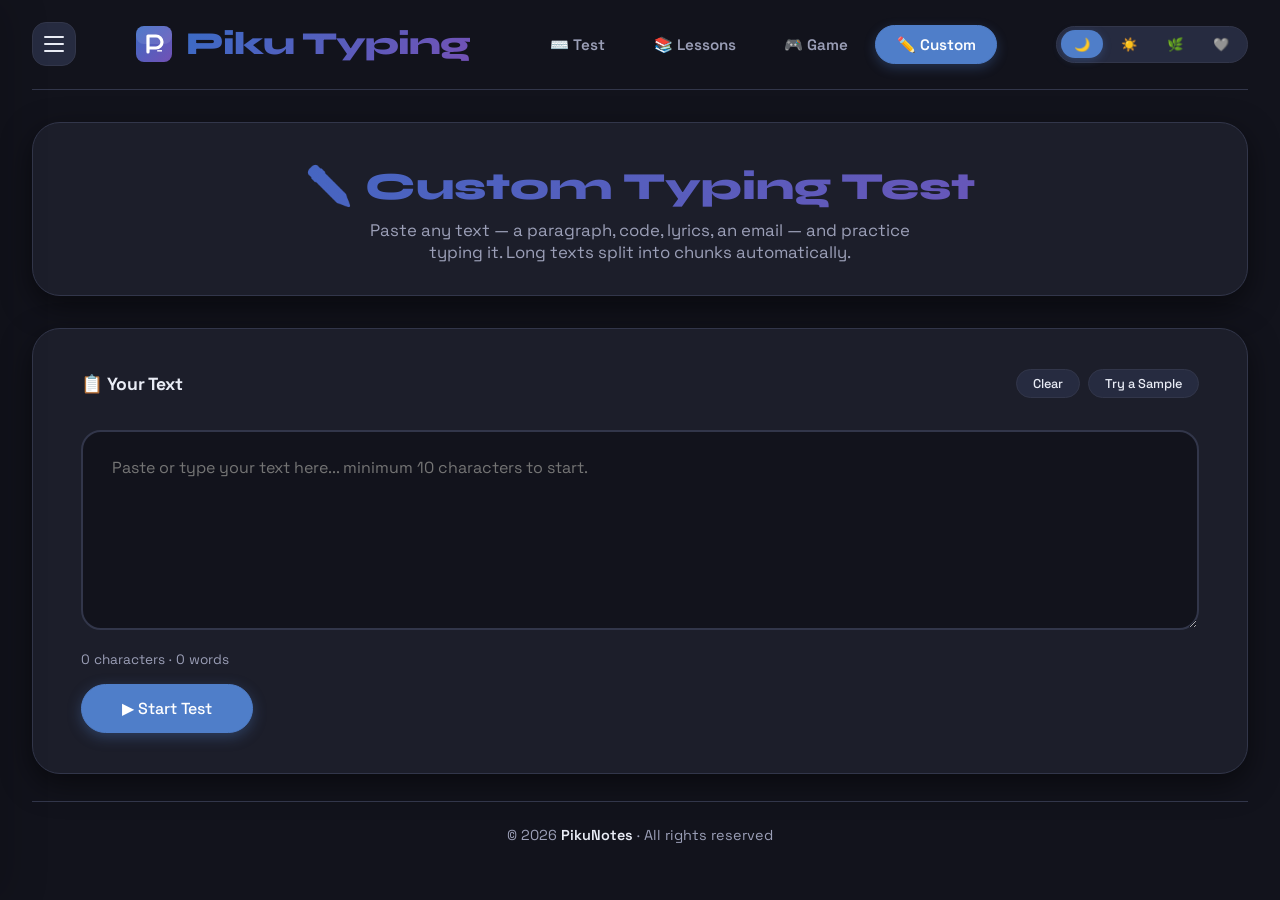
<file: custom.html>
<!DOCTYPE html>
<html lang="en">
<head>
  <meta charset="UTF-8">
  <meta name="viewport" content="width=device-width, initial-scale=1.0">
  <title>Piku Typing — Custom Test</title>
  <link rel="icon" type="image/svg+xml" href="data:image/svg+xml,<svg xmlns='http://www.w3.org/2000/svg' viewBox='0 0 100 100'><rect x='5' y='5' width='90' height='90' rx='20' fill='%233a6bc5'/><path d='M35 30V70M35 30H55C63.2843 30 70 36.7157 70 45C70 53.2843 63.2843 60 55 60H35' stroke='white' stroke-width='10' stroke-linecap='round'/></svg>">

  <link rel="preconnect" href="https://fonts.googleapis.com">
  <link rel="preconnect" href="https://fonts.gstatic.com" crossorigin>
  <link href="https://fonts.googleapis.com/css2?family=Space+Grotesk:wght@400;500;600;700&family=JetBrains+Mono:wght@400;500&family=Syne:wght@700;800&display=swap" rel="stylesheet">
  <link rel="stylesheet" href="style.css">
</head>

<body>

  <!-- ========== HEADER ========== -->
  <header class="main-header">
    <a class="brand" href="Index.html">
      <svg width="40" height="40" viewBox="0 0 100 100" fill="none">
        <defs>
          <linearGradient id="pg" x1="0%" y1="0%" x2="100%" y2="100%">
            <stop offset="0%" style="stop-color:#3a6bc5"/>
            <stop offset="100%" style="stop-color:#7351b5"/>
          </linearGradient>
        </defs>
        <rect x="5" y="5" width="90" height="90" rx="20" fill="url(#pg)"/>
        <rect x="5" y="5" width="90" height="45" rx="20" fill="white" fill-opacity="0.1"/>
        <path d="M35 30V70M35 30H55C63.28 30 70 36.72 70 45C70 53.28 63.28 60 55 60H35"
              stroke="white" stroke-width="8" stroke-linecap="round" stroke-linejoin="round"/>
        <rect x="58" y="65" width="12" height="4" fill="white">
          <animate attributeName="opacity" values="1;0;1" dur="1s" repeatCount="indefinite"/>
        </rect>
      </svg>
      <div class="logo">Piku Typing</div>
    </a>
    <div class="header-actions" id="headerActions"></div>
  </header>

  <!-- ========== MAIN ========== -->
  <main class="container">

    <!-- Hero -->
    <div class="card" style="text-align:center;padding:2.5rem 2rem 2rem;">
      <h1 style="font-family:var(--font-display);font-size:2.4rem;font-weight:800;
                 background:var(--gradient-brand);-webkit-background-clip:text;
                 background-clip:text;color:transparent;margin-bottom:0.6rem;">
        ✏️ Custom Typing Test
      </h1>
      <p style="color:var(--text-secondary);font-size:1.05rem;max-width:560px;margin:0 auto;">
        Paste any text — a paragraph, code, lyrics, an email — and practice typing it.
        Long texts split into chunks automatically.
      </p>
    </div>

    <!-- Input Section -->
    <div class="card" id="inputSection">
      <div class="card-header-row">
        <h3>📋 Your Text</h3>
        <div style="display:flex;gap:0.5rem;">
          <button class="btn btn-sm" id="clearTextBtn">Clear</button>
          <button class="btn btn-sm" id="sampleBtn">Try a Sample</button>
        </div>
      </div>

      <textarea
        class="custom-textarea"
        id="customTextarea"
        placeholder="Paste or type your text here... minimum 10 characters to start."
      ></textarea>

      <div class="custom-meta" id="textMeta">0 characters · 0 words</div>

      <div style="display:flex;gap:1rem;flex-wrap:wrap;align-items:center;">
        <button class="btn btn-primary" id="startCustomBtn"
                style="width:auto;padding:0.8rem 2.5rem;font-size:1rem;">
          ▶ Start Test
        </button>
        <div style="font-size:0.85rem;color:var(--text-secondary);" id="chunkInfo"></div>
      </div>
    </div>

    <!-- Test Section (hidden until started) -->
    <div id="testSection" style="display:none;">

      <div class="card">
        <div style="display:flex;justify-content:space-between;align-items:center;
                    flex-wrap:wrap;gap:1rem;margin-bottom:1rem;">
          <div>
            <span style="font-weight:700;font-size:1.1rem;" id="chunkLabel"></span>
            <span style="color:var(--text-secondary);font-size:0.85rem;margin-left:0.6rem;"
                  id="chunkProgress"></span>
          </div>
          <div class="stats" style="margin:0;">
            <span class="stat-badge" id="customWpm">⚡ — WPM</span>
            <span class="stat-badge" id="customAcc">🎯 100%</span>
            <span class="stat-badge" id="customErrors">❌ 0</span>
          </div>
        </div>

        <!-- Progress bar -->
        <div class="progress-bar-wrap">
          <div class="progress-bar-fill" id="customProgressBar"></div>
        </div>

        <!-- Typing display -->
        <div class="typing-display" id="customDisplay"></div>

        <input
          type="text"
          class="hidden-input"
          id="customInput"
          autocomplete="off"
          autocorrect="off"
          autocapitalize="none"
          spellcheck="false"
          inputmode="text"
          readonly
        >

        <!-- Chunk complete message -->
        <div id="chunkComplete" style="
          display:none;
          background:rgba(46,139,87,0.1);
          border:1.5px solid #2e8b57;
          border-radius:20px;
          padding:1.2rem 1.5rem;
          margin-top:1.2rem;
          text-align:center;
        ">
          <div style="font-size:1.4rem;margin-bottom:0.3rem;" id="chunkCompleteIcon">🎉</div>
          <div style="font-weight:700;font-size:1.05rem;color:#2e8b57;"
               id="chunkCompleteMsg"></div>
          <div style="color:var(--text-secondary);font-size:0.88rem;margin-top:0.3rem;"
               id="chunkCompleteStats"></div>
        </div>

        <div style="display:flex;gap:0.8rem;margin-top:1.2rem;flex-wrap:wrap;">
          <button class="btn" id="retryChunkBtn">⟳ Retry</button>
          <button class="btn" id="backToInputBtn">← Change Text</button>
          <button class="btn btn-primary" id="nextChunkBtn"
                  style="width:auto;padding:0.65rem 2rem;display:none;">
            Next Chunk →
          </button>
        </div>
      </div>

      <!-- Session results -->
      <div class="card" id="sessionResults" style="display:none;">
        <h3>📊 Session Results</h3>
        <div id="sessionResultsGrid" class="result-stats-grid"
             style="margin-top:1rem;"></div>
      </div>

    </div>

  </main>

  <footer>
    © 2026 <strong>PikuNotes</strong> · All rights reserved
  </footer>

  <script src="nav.js"></script>
  <script>
  /* ==========================================
     custom.html — Script
     ========================================== */

  /* ── Sample texts ── */
  const SAMPLES = [
    `The quick brown fox jumps over the lazy dog. Pack my box with five dozen liquor jugs. How vexingly quick daft zebras jump! The five boxing wizards jump quickly.`,
    `To be, or not to be, that is the question. Whether tis nobler in the mind to suffer the slings and arrows of outrageous fortune, or to take arms against a sea of troubles.`,
    `function fibonacci(n) { if (n <= 1) return n; return fibonacci(n - 1) + fibonacci(n - 2); } console.log(fibonacci(10));`,
    `In the beginning, the universe was created. This has made a lot of people very angry and has been widely regarded as a bad move. Many races believe that it was created by some sort of god.`,
    `Dear team, I wanted to follow up on our meeting from yesterday. Please review the attached documents and send your feedback by end of day Friday. Thank you for your continued support.`
  ];

  /* ── State ── */
  let chunks       = [];
  let currentChunk = 0;
  let charSpans    = [];
  let currentPos   = 0;
  let correctChars = 0;
  let totalTyped   = 0;
  let errors       = 0;
  let startTime    = null;
  let chunkDone    = false;
  let sessionStats = [];

  /* ── DOM ── */
  const textarea       = document.getElementById('customTextarea');
  const textMeta       = document.getElementById('textMeta');
  const chunkInfo      = document.getElementById('chunkInfo');
  const inputSection   = document.getElementById('inputSection');
  const testSection    = document.getElementById('testSection');
  const customDisplay  = document.getElementById('customDisplay');
  const customInput    = document.getElementById('customInput');
  const customWpm      = document.getElementById('customWpm');
  const customAcc      = document.getElementById('customAcc');
  const customErrors   = document.getElementById('customErrors');
  const chunkLabel     = document.getElementById('chunkLabel');
  const chunkProgress  = document.getElementById('chunkProgress');
  const chunkComplete  = document.getElementById('chunkComplete');
  const nextChunkBtn   = document.getElementById('nextChunkBtn');
  const customProgressBar = document.getElementById('customProgressBar');

  /* ── Live textarea stats ── */
  textarea.addEventListener('input', updateMeta);

  function updateMeta() {
    const text  = textarea.value.trim();
    const chars = text.length;
    const words = text ? text.split(/\s+/).filter(Boolean).length : 0;
    textMeta.textContent = `${chars} characters · ${words} words`;

    /* chunk preview */
    if (chars >= 10) {
      const c = splitIntoChunks(text);
      chunkInfo.textContent =
        c.length > 1
          ? `Will split into ${c.length} chunks of ~100 words each`
          : `1 chunk · ready to start`;
    } else {
      chunkInfo.textContent = '';
    }
  }

  /* ── Split text into ~100 word chunks ── */
  function splitIntoChunks(text) {
    const words  = text.trim().split(/\s+/);
    const size   = 100;
    const result = [];
    for (let i = 0; i < words.length; i += size) {
      result.push(words.slice(i, i + size).join(' '));
    }
    return result;
  }

  /* ── Sample button ── */
  document.getElementById('sampleBtn').addEventListener('click', () => {
    textarea.value = SAMPLES[Math.floor(Math.random() * SAMPLES.length)];
    updateMeta();
  });

  document.getElementById('clearTextBtn').addEventListener('click', () => {
    textarea.value = '';
    updateMeta();
  });

  /* ── Start test ── */
  document.getElementById('startCustomBtn').addEventListener('click', () => {
    const text = textarea.value.trim();
    if (text.length < 10) {
      alert('Please enter at least 10 characters.');
      return;
    }

    chunks       = splitIntoChunks(text);
    currentChunk = 0;
    sessionStats = [];

    inputSection.style.display = 'none';
    testSection.style.display  = 'block';
    document.getElementById('sessionResults').style.display = 'none';

    loadChunk(0);
  });

  /* ── Load chunk ── */
  function loadChunk(idx) {
    currentChunk = idx;
    chunkDone    = false;
    currentPos   = 0;
    correctChars = 0;
    totalTyped   = 0;
    errors       = 0;
    startTime    = null;

    customInput.value = '';
    chunkComplete.style.display = 'none';
    nextChunkBtn.style.display  = 'none';

    chunkLabel.textContent   = `Chunk ${idx + 1}`;
    chunkProgress.textContent =
      chunks.length > 1 ? `${idx + 1} of ${chunks.length}` : '';

    customWpm.textContent    = '⚡ — WPM';
    customAcc.textContent    = '🎯 100%';
    customErrors.textContent = '❌ 0';

    customProgressBar.style.width = '0%';

    renderChunkText(chunks[idx]);

    setTimeout(() => {
      customInput.removeAttribute('readonly');
      customInput.focus();
    }, 50);
  }

  /* ── Render chunk text ── */
  function renderChunkText(text) {
    customDisplay.innerHTML = '';
    charSpans = [];

    for (let i = 0; i < text.length; i++) {
      const span = document.createElement('span');
      span.className = 'char' + (i === 0 ? ' current' : '');
      span.textContent = text[i] === ' ' ? '\u00A0' : text[i];
      customDisplay.appendChild(span);
      charSpans.push(span);
    }
  }

  /* ── Input ── */
  customInput.addEventListener('input', () => {
    if (chunkDone) return;

    const val   = customInput.value;
    const typed = val[val.length - 1];
    if (!typed) return;

    if (!startTime) startTime = Date.now();

    if (currentPos >= charSpans.length) return;

    const expected = chunks[currentChunk][currentPos];
    const correct  = typed === expected;

    charSpans[currentPos].classList.remove('current');

    if (correct) {
      charSpans[currentPos].classList.add('correct');
      correctChars++;
    } else {
      charSpans[currentPos].classList.add('incorrect');
      errors++;
    }

    totalTyped++;
    currentPos++;

    if (currentPos < charSpans.length) {
      charSpans[currentPos].classList.add('current');
      scrollCursor();
    }

    customInput.value = '';
    updateStats();

    /* progress bar */
    const pct = Math.round((currentPos / charSpans.length) * 100);
    customProgressBar.style.width = pct + '%';

    if (currentPos >= charSpans.length) finishChunk();
  });

  customInput.addEventListener('keydown', e => {
    if (e.key === 'Backspace') {
      e.preventDefault();
      if (currentPos === 0) return;
      const prev = chunks[currentChunk][currentPos - 1];
      if (prev === ' ') return;

      currentPos--;
      const wasCorrect = charSpans[currentPos].classList.contains('correct');
      charSpans[currentPos].classList.remove('correct','incorrect','current');
      charSpans[currentPos].classList.add('current');
      if (currentPos + 1 < charSpans.length)
        charSpans[currentPos + 1].classList.remove('current');
      if (totalTyped > 0) totalTyped--;
      if (wasCorrect) correctChars = Math.max(0, correctChars - 1);
      customInput.value = '';
      updateStats();
    }

    if (e.key === 'Tab') {
      e.preventDefault();
      loadChunk(currentChunk);
    }
  });

  customDisplay.addEventListener('click', () => {
    customInput.removeAttribute('readonly');
    customInput.focus();
  });

  function scrollCursor() {
    const cur = charSpans[currentPos];
    if (!cur) return;
    const top = cur.offsetTop;
    const bot = top + cur.offsetHeight;
    const dTop = customDisplay.scrollTop;
    const dBot = dTop + customDisplay.clientHeight;
    if (top < dTop || bot > dBot)
      customDisplay.scrollTop = top - customDisplay.clientHeight / 2;
  }

  /* ── Stats ── */
  function updateStats() {
    const elapsed = startTime ? (Date.now() - startTime) / 60000 : 0;
    const wpm     = elapsed > 0 ? Math.round((correctChars / 5) / elapsed) : 0;
    const acc     = totalTyped > 0
      ? Math.round((correctChars / totalTyped) * 100) : 100;

    customWpm.textContent    = `⚡ ${wpm} WPM`;
    customAcc.textContent    = `🎯 ${acc}%`;
    customErrors.textContent = `❌ ${errors}`;
  }

  /* ── Finish chunk ── */
  function finishChunk() {
    chunkDone = true;
    customInput.blur();

    const elapsed = startTime ? (Date.now() - startTime) / 60000 : 0.001;
    const wpm     = Math.round((correctChars / 5) / elapsed);
    const acc     = totalTyped > 0
      ? Math.round((correctChars / totalTyped) * 100) : 100;

    sessionStats.push({ wpm, acc, errors, chunk: currentChunk + 1 });

    const isLast = currentChunk === chunks.length - 1;

    document.getElementById('chunkCompleteIcon').textContent =
      isLast ? '🏆' : '✅';
    document.getElementById('chunkCompleteMsg').textContent =
      isLast ? 'Test Complete!' : `Chunk ${currentChunk + 1} Done!`;
    document.getElementById('chunkCompleteStats').textContent =
      `${wpm} WPM · ${acc}% accuracy · ${errors} errors`;

    chunkComplete.style.display = 'block';
    customProgressBar.style.width = '100%';

    if (!isLast) {
      nextChunkBtn.style.display = 'inline-flex';
    } else {
      showSessionResults();
    }
  }

  /* ── Session results ── */
  function showSessionResults() {
    const resultsDiv = document.getElementById('sessionResults');
    const grid       = document.getElementById('sessionResultsGrid');
    resultsDiv.style.display = 'block';

    const avgWpm = Math.round(
      sessionStats.reduce((a, b) => a + b.wpm, 0) / sessionStats.length
    );
    const avgAcc = Math.round(
      sessionStats.reduce((a, b) => a + b.acc, 0) / sessionStats.length
    );
    const totalErrors = sessionStats.reduce((a, b) => a + b.errors, 0);

    grid.innerHTML = `
      <div class="result-stat-item">⚡ ${avgWpm} avg WPM</div>
      <div class="result-stat-item">🎯 ${avgAcc}% avg accuracy</div>
      <div class="result-stat-item">❌ ${totalErrors} total errors</div>
      <div class="result-stat-item">📄 ${chunks.length} chunk${chunks.length > 1 ? 's' : ''} done</div>
    `;

    resultsDiv.scrollIntoView({ behavior: 'smooth', block: 'start' });
  }

  /* ── Nav buttons ── */
  nextChunkBtn.addEventListener('click', () => loadChunk(currentChunk + 1));

  document.getElementById('retryChunkBtn').addEventListener('click', () =>
    loadChunk(currentChunk));

  document.getElementById('backToInputBtn').addEventListener('click', () => {
    testSection.style.display  = 'none';
    inputSection.style.display = 'block';
  });

  </script>

</body>
</html>
</file>
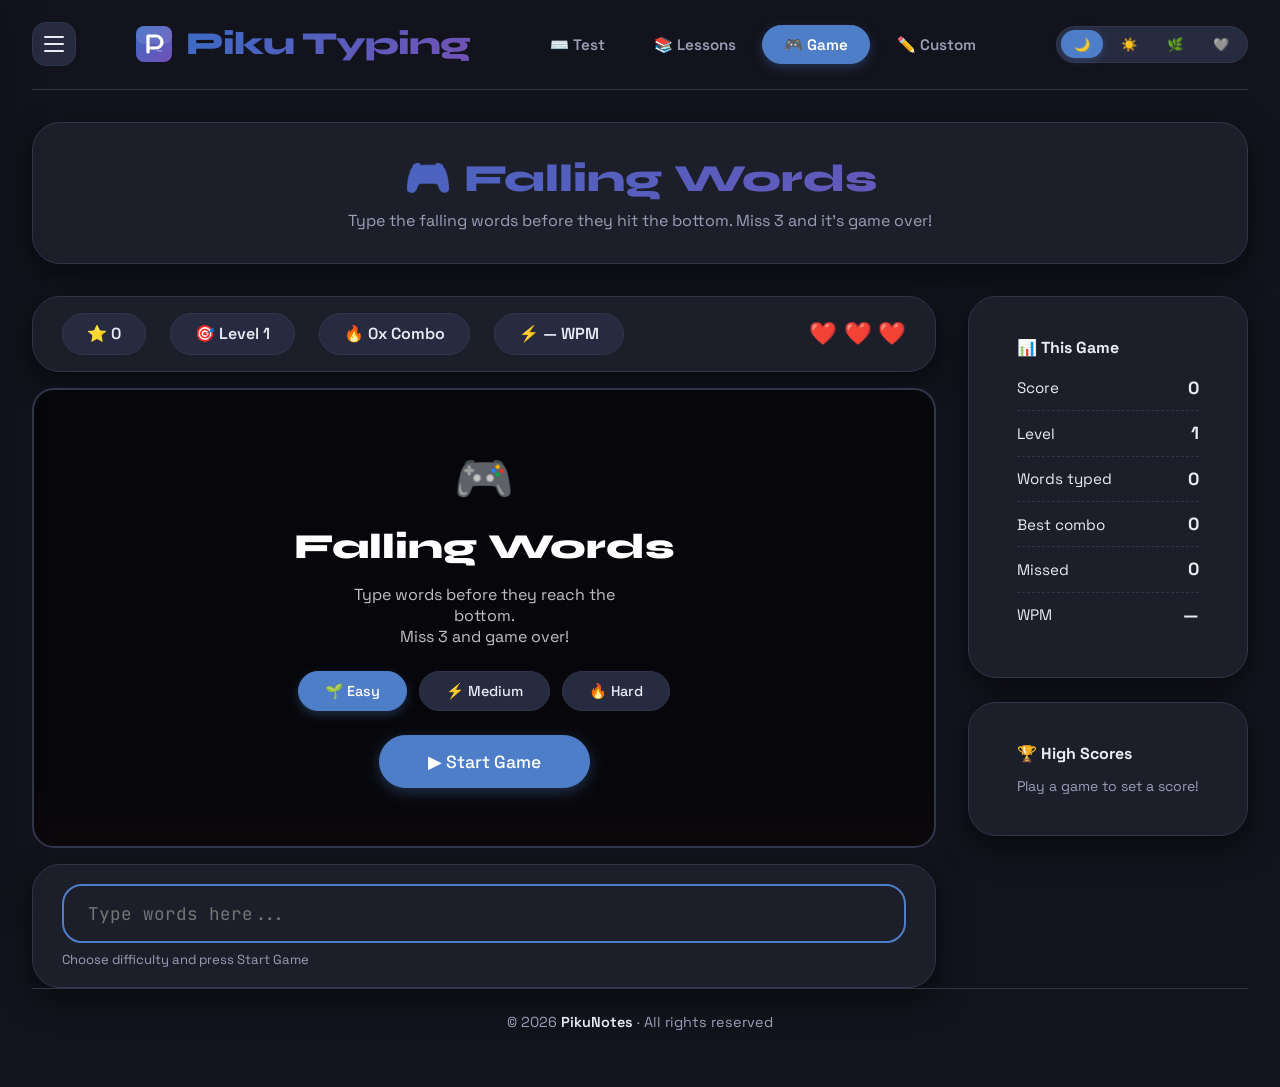
<file: game.html>
<!DOCTYPE html>
<html lang="en">
<head>
  <meta charset="UTF-8">
  <meta name="viewport" content="width=device-width, initial-scale=1.0">
  <title>Piku Typing — Game</title>
  <link rel="icon" type="image/svg+xml" href="data:image/svg+xml,<svg xmlns='http://www.w3.org/2000/svg' viewBox='0 0 100 100'><rect x='5' y='5' width='90' height='90' rx='20' fill='%233a6bc5'/><path d='M35 30V70M35 30H55C63.2843 30 70 36.7157 70 45C70 53.2843 63.2843 60 55 60H35' stroke='white' stroke-width='10' stroke-linecap='round'/></svg>">

  <link rel="preconnect" href="https://fonts.googleapis.com">
  <link rel="preconnect" href="https://fonts.gstatic.com" crossorigin>
  <link href="https://fonts.googleapis.com/css2?family=Space+Grotesk:wght@400;500;600;700&family=JetBrains+Mono:wght@400;500&family=Syne:wght@700;800&display=swap" rel="stylesheet">
  <link rel="stylesheet" href="style.css">

  <style>
    .game-wrapper {
      display: grid;
      grid-template-columns: 1fr 280px;
      gap: 2rem;
      align-items: start;
    }

    .game-arena {
      background: var(--bg);
      border: 2px solid var(--border-light);
      border-radius: 22px;
      height: 460px;
      position: relative;
      overflow: hidden;
      margin: 1rem 0;
      transition: border-color 0.3s;
    }

    .game-arena.danger { border-color: #c0241c; box-shadow: 0 0 20px rgba(192,36,28,0.2); }

    .danger-line {
      position: absolute;
      bottom: 0;
      left: 0;
      right: 0;
      height: 50px;
      background: linear-gradient(to top, rgba(192,36,28,0.08), transparent);
      border-top: 1.5px dashed rgba(192,36,28,0.3);
      pointer-events: none;
    }

    .falling-word {
      position: absolute;
      font-family: var(--font-mono);
      font-size: 1.05rem;
      font-weight: 600;
      color: var(--text-primary);
      background: var(--surface);
      border: 1.5px solid var(--border-light);
      border-radius: 10px;
      padding: 0.3rem 0.8rem;
      white-space: nowrap;
      cursor: default;
      user-select: none;
      transition: border-color 0.1s, box-shadow 0.1s;
      box-shadow: 0 2px 8px rgba(0,0,0,0.06);
      z-index: 5;
    }

    .falling-word.active {
      border-color: var(--accent);
      color: var(--accent);
      box-shadow: 0 0 14px rgba(79,126,201,0.35);
    }

    .falling-word.missed {
      border-color: #c0241c;
      color: #c0241c;
      opacity: 0.5;
    }

    .falling-word.correct-flash {
      border-color: #2e8b57;
      background: rgba(46,139,87,0.1);
      color: #2e8b57;
    }

    .lives-display {
      display: flex;
      gap: 0.4rem;
      font-size: 1.4rem;
    }

    .life { transition: opacity 0.3s; }
    .life.lost { opacity: 0.2; filter: grayscale(1); }

    .score-popup {
      position: absolute;
      font-family: var(--font-mono);
      font-weight: 700;
      font-size: 1rem;
      color: #2e8b57;
      pointer-events: none;
      animation: floatUp 0.8s ease forwards;
      z-index: 10;
    }

    @keyframes floatUp {
      0%   { opacity: 1; transform: translateY(0); }
      100% { opacity: 0; transform: translateY(-40px); }
    }

    .game-over-overlay {
      position: absolute;
      inset: 0;
      background: rgba(0,0,0,0.75);
      display: flex;
      flex-direction: column;
      align-items: center;
      justify-content: center;
      border-radius: 20px;
      gap: 0.8rem;
      backdrop-filter: blur(4px);
      z-index: 20;
    }

    .game-over-title {
      font-family: var(--font-display);
      font-size: 2.4rem;
      font-weight: 800;
      color: white;
    }

    .game-over-score {
      font-size: 1.1rem;
      color: rgba(255,255,255,0.8);
      text-align: center;
      line-height: 1.8;
    }

    .start-overlay {
      position: absolute;
      inset: 0;
      background: rgba(0,0,0,0.6);
      display: flex;
      flex-direction: column;
      align-items: center;
      justify-content: center;
      border-radius: 20px;
      gap: 1rem;
      backdrop-filter: blur(4px);
      z-index: 20;
    }

    .start-title {
      font-family: var(--font-display);
      font-size: 2.2rem;
      font-weight: 800;
      color: white;
      text-align: center;
    }

    .start-subtitle {
      color: rgba(255,255,255,0.75);
      font-size: 1rem;
      text-align: center;
      max-width: 300px;
    }

    .sidebar-stat {
      display: flex;
      justify-content: space-between;
      align-items: center;
      padding: 0.7rem 0;
      border-bottom: 1px dashed var(--border-light);
      font-size: 0.95rem;
    }

    .sidebar-stat:last-child { border-bottom: none; }
    .sidebar-stat-val { font-weight: 700; font-size: 1.1rem; }

    .hs-row {
      display: flex;
      justify-content: space-between;
      padding: 0.45rem 0;
      border-bottom: 1px dashed var(--border-light);
      font-size: 0.88rem;
    }
    .hs-row:last-child { border-bottom: none; }

    @media (max-width: 900px) {
      .game-wrapper { grid-template-columns: 1fr; }
    }
  </style>
</head>

<body>

  <header class="main-header">
    <a class="brand" href="Index.html">
      <svg width="40" height="40" viewBox="0 0 100 100" fill="none">
        <defs>
          <linearGradient id="pg" x1="0%" y1="0%" x2="100%" y2="100%">
            <stop offset="0%" style="stop-color:#3a6bc5"/>
            <stop offset="100%" style="stop-color:#7351b5"/>
          </linearGradient>
        </defs>
        <rect x="5" y="5" width="90" height="90" rx="20" fill="url(#pg)"/>
        <rect x="5" y="5" width="90" height="45" rx="20" fill="white" fill-opacity="0.1"/>
        <path d="M35 30V70M35 30H55C63.28 30 70 36.72 70 45C70 53.28 63.28 60 55 60H35"
              stroke="white" stroke-width="8" stroke-linecap="round" stroke-linejoin="round"/>
        <rect x="58" y="65" width="12" height="4" fill="white">
          <animate attributeName="opacity" values="1;0;1" dur="1s" repeatCount="indefinite"/>
        </rect>
      </svg>
      <div class="logo">Piku Typing</div>
    </a>
    <div class="header-actions" id="headerActions"></div>
  </header>

  <main class="container">

    <div class="card" style="text-align:center;padding:2rem;">
      <h1 style="font-family:var(--font-display);font-size:2.4rem;font-weight:800;
                 background:var(--gradient-brand);-webkit-background-clip:text;
                 background-clip:text;color:transparent;margin-bottom:0.5rem;">
        🎮 Falling Words
      </h1>
      <p style="color:var(--text-secondary);font-size:1rem;">
        Type the falling words before they hit the bottom. Miss 3 and it's game over!
      </p>
    </div>

    <div class="game-wrapper">

      <div>

        <div class="card" style="padding:1rem 1.8rem;">
          <div style="display:flex;justify-content:space-between;
                      align-items:center;flex-wrap:wrap;gap:1rem;">
            <div class="game-stats" style="margin:0;">
              <span class="game-stat" id="scoreDisplay">⭐ 0</span>
              <span class="game-stat" id="levelDisplay">🎯 Level 1</span>
              <span class="game-stat" id="comboDisplay">🔥 0x Combo</span>
              <span class="game-stat" id="wpmDisplay">⚡ — WPM</span>
            </div>
            <div class="lives-display" id="livesDisplay"></div>
          </div>
        </div>

        <div class="game-arena" id="gameArena">
          <div class="danger-line"></div>

          <div class="start-overlay" id="startOverlay">
            <div style="font-size:3rem;">🎮</div>
            <div class="start-title">Falling Words</div>
            <div class="start-subtitle">
              Type words before they reach the bottom.<br>
              Miss 3 and game over!
            </div>
            <div style="display:flex;gap:0.8rem;flex-wrap:wrap;justify-content:center;
                        margin-top:0.5rem;">
              <button class="btn active" id="diffEasy"   data-diff="easy">🌱 Easy</button>
              <button class="btn"        id="diffMedium" data-diff="medium">⚡ Medium</button>
              <button class="btn"        id="diffHard"   data-diff="hard">🔥 Hard</button>
            </div>
            <button class="btn btn-primary" id="startGameBtn"
                    style="width:auto;padding:0.9rem 3rem;font-size:1.1rem;margin-top:0.5rem;">
              ▶ Start Game
            </button>
          </div>

          <div class="game-over-overlay" id="gameOverOverlay" style="display:none;">
            <div style="font-size:3rem;" id="gameOverEmoji">💀</div>
            <div class="game-over-title">Game Over</div>
            <div class="game-over-score" id="gameOverStats"></div>
            <div style="display:flex;gap:1rem;margin-top:0.5rem;">
              <button class="btn active" id="playAgainBtn"
                      style="font-size:1rem;padding:0.7rem 2rem;">
                ▶ Play Again
              </button>
              <button class="btn" id="changeSettingsBtn"
                      style="font-size:1rem;padding:0.7rem 2rem;">
                ⚙ Settings
              </button>
            </div>
          </div>

        </div>

        <div class="card" style="padding:1.2rem 1.8rem;">
          <div class="game-input-wrap">
            <input
              type="text"
              class="game-input"
              id="gameInput"
              placeholder="Type words here..."
              autocomplete="off"
              autocorrect="off"
              autocapitalize="none"
              spellcheck="false"
            >
            <button class="btn" id="pauseBtn" style="display:none;">⏸ Pause</button>
          </div>
          <div style="font-size:0.82rem;color:var(--text-secondary);margin-top:0.5rem;"
               id="gameHint">
            Choose difficulty and press Start Game
          </div>
        </div>

      </div>

      <div>

        <div class="card" style="margin-bottom:1.5rem;">
          <div style="font-weight:700;margin-bottom:0.5rem;">📊 This Game</div>
          <div class="sidebar-stat">
            <span>Score</span>
            <span class="sidebar-stat-val" id="sideScore">0</span>
          </div>
          <div class="sidebar-stat">
            <span>Level</span>
            <span class="sidebar-stat-val" id="sideLevel">1</span>
          </div>
          <div class="sidebar-stat">
            <span>Words typed</span>
            <span class="sidebar-stat-val" id="sideWords">0</span>
          </div>
          <div class="sidebar-stat">
            <span>Best combo</span>
            <span class="sidebar-stat-val" id="sideBestCombo">0</span>
          </div>
          <div class="sidebar-stat">
            <span>Missed</span>
            <span class="sidebar-stat-val" id="sideMissed">0</span>
          </div>
          <div class="sidebar-stat">
            <span>WPM</span>
            <span class="sidebar-stat-val" id="sideWpm">—</span>
          </div>
        </div>

        <div class="card">
          <div style="font-weight:700;margin-bottom:0.8rem;">🏆 High Scores</div>
          <div id="highScoresList">
            <div style="color:var(--text-secondary);font-size:0.88rem;">
              Play a game to set a score!
            </div>
          </div>
        </div>

      </div>

    </div>
  </main>

  <footer>
    © 2026 <strong>PikuNotes</strong> · All rights reserved
  </footer>

  <script src="nav.js"></script>
  <script>
/* ==========================================
   game.html — Falling Words Game
   BUG FIXES:
   1. spawnWord() — createElement block was missing entirely (el was undefined)
   ========================================== */

/* ── Word pools ── */
const WORD_POOLS = {
  easy: [
    'the','be','to','of','and','in','that','have','for','not','on',
    'with','you','do','at','this','but','from','they','we','say',
    'will','one','all','there','what','so','up','out','about','who',
    'get','go','me','when','make','can','like','time','just','know',
    'take','good','some','see','cat','dog','run','fly','big','fun',
    'hot','sun','red','box','cup','map','top','win','now','may'
  ],
  medium: [
    'about','above','across','after','again','almost','always',
    'because','before','between','change','check','choose','clear',
    'close','could','create','decide','design','during','early',
    'enough','every','example','explain','family','figure','final',
    'follow','found','great','group','happy','heard','house','human',
    'inside','large','later','learn','leave','light','listen','local',
    'major','matter','maybe','moment','money','never','night','often',
    'order','other','paper','party','place','power','quite','reach'
  ],
  hard: [
    'acknowledge','approximately','circumstances','collaboration',
    'communication','comprehensive','consequently','continuously',
    'determination','differentiate','disappointment','documentation',
    'effectiveness','establishment','extraordinary','fundamental',
    'implementation','independence','infrastructure','intelligence',
    'investigation','manufacturing','miscellaneous','opportunities',
    'organizational','participation','particularly','perspective',
    'philosophical','predominantly','sophisticated','straightforward',
    'transformation','understanding','unfortunately','unquestionably'
  ]
};

/* ── Config per difficulty ── */
const DIFF_CONFIG = {
  easy:   { fallDuration: 10000, spawnInterval: 2200, maxWords: 4 },
  medium: { fallDuration: 7000,  spawnInterval: 1600, maxWords: 5 },
  hard:   { fallDuration: 5000,  spawnInterval: 1100, maxWords: 6 }
};

/* ── Fixed arena height constant ── */
const ARENA_HEIGHT = 460;
const ARENA_BOTTOM_THRESHOLD = ARENA_HEIGHT - 60;

/* ── State ── */
let gameRunning   = false;
let gamePaused    = false;
let score         = 0;
let level         = 1;
let lives         = 3;
let combo         = 0;
let bestCombo     = 0;
let wordsTyped    = 0;
let wordsMissed   = 0;
let gameStartTime = null;
let levelTimer    = null;
let activeWords   = [];
let animFrameId   = null;
let currentDiff   = 'easy';
let lastSpawnTime = 0;

const arena     = document.getElementById('gameArena');
const gameInput = document.getElementById('gameInput');
const pauseBtn  = document.getElementById('pauseBtn');
const gameHint  = document.getElementById('gameHint');

/* ── Difficulty selector ── */
document.querySelectorAll('[data-diff]').forEach(btn => {
  btn.addEventListener('click', () => {
    if (gameRunning) return;
    currentDiff = btn.dataset.diff;
    document.querySelectorAll('[data-diff]').forEach(b =>
      b.classList.toggle('active', b === btn));
  });
});

/* ── Build lives ── */
function buildLives() {
  const el = document.getElementById('livesDisplay');
  el.innerHTML = '';
  for (let i = 0; i < 3; i++) {
    const heart = document.createElement('span');
    heart.className = 'life';
    heart.textContent = '❤️';
    el.appendChild(heart);
  }
}

function updateLivesDisplay() {
  const hearts = document.querySelectorAll('.life');
  hearts.forEach((h, i) => h.classList.toggle('lost', i >= lives));
}

/* ── Start game ── */
document.getElementById('startGameBtn').addEventListener('click', startGame);
document.getElementById('playAgainBtn').addEventListener('click', startGame);
document.getElementById('changeSettingsBtn').addEventListener('click', () => {
  document.getElementById('gameOverOverlay').style.display = 'none';
  document.getElementById('startOverlay').style.display   = 'flex';
  gameInput.value = '';
});

function startGame() {
  score         = 0;
  level         = 1;
  lives         = 3;
  combo         = 0;
  bestCombo     = 0;
  wordsTyped    = 0;
  wordsMissed   = 0;
  gameStartTime = null;
  lastSpawnTime = -9999;
  activeWords   = [];
  gameRunning   = true;
  gamePaused    = false;

  arena.querySelectorAll('.falling-word, .score-popup').forEach(w => w.remove());

  document.getElementById('startOverlay').style.display    = 'none';
  document.getElementById('gameOverOverlay').style.display = 'none';

  gameInput.value = '';
  gameInput.focus();
  pauseBtn.style.display = 'inline-flex';
  gameHint.textContent   = 'Type the falling words!';

  document.getElementById('sideScore').textContent     = '0';
  document.getElementById('sideLevel').textContent     = '1';
  document.getElementById('sideWords').textContent     = '0';
  document.getElementById('sideBestCombo').textContent = '0';
  document.getElementById('sideMissed').textContent    = '0';
  document.getElementById('sideWpm').textContent       = '—';

  buildLives();
  clearInterval(levelTimer);
  cancelAnimationFrame(animFrameId);
  levelTimer  = setInterval(levelUp, 25000);
  animFrameId = requestAnimationFrame(gameLoop);
}

/* ── FIX #1: spawnWord — createElement block was completely missing ── */
function spawnWord() {
  if (!gameRunning || gamePaused) return;

  const cfg = DIFF_CONFIG[currentDiff];
  if (activeWords.length >= cfg.maxWords) return;

  const arenaW   = arena.offsetWidth || 700;
  const pool     = WORD_POOLS[currentDiff];
  const existing = activeWords.map(w => w.word);

  /* pick a unique word */
  let word;
  let tries = 0;
  do {
    word = pool[Math.floor(Math.random() * pool.length)];
    tries++;
  } while (existing.includes(word) && tries < 30);

  /* ── THIS ENTIRE BLOCK WAS MISSING — caused "el is not defined" ── */
  const el = document.createElement('div');
  el.className   = 'falling-word';
  el.textContent = word;

  /* keep word fully inside arena horizontally */
  const wordWidth = word.length * 12 + 32; /* approx px width */
  const maxLeft   = Math.max(10, arenaW - wordWidth - 10);
  const left      = Math.floor(Math.random() * maxLeft);

  el.style.left = left + 'px';
  el.style.top  = '-60px';           /* start just above arena */
  arena.appendChild(el);
  /* ── END OF MISSING BLOCK ── */

  /* fall duration gets faster as level increases */
  const baseDuration = cfg.fallDuration;
  const minDuration  =
    currentDiff === 'hard'   ? 2500 :
    currentDiff === 'medium' ? 3500 : 5000;

  const duration = Math.max(
    baseDuration - (level - 1) * 350,
    minDuration
  );

  activeWords.push({
    el,
    word,
    startTime: Date.now(),
    duration,
    reached: false
  });
}

/* ── Game loop ── */
function gameLoop(timestamp) {
  if (!gameRunning) return;

  if (!gamePaused) {
    const cfg      = DIFF_CONFIG[currentDiff];
    const toRemove = [];

    if (!gameStartTime) gameStartTime = Date.now();

    /* spawn check */
    if (timestamp - lastSpawnTime >= cfg.spawnInterval) {
      spawnWord();
      lastSpawnTime = timestamp;
    }

    /* move words */
    activeWords.forEach((w, i) => {
      const elapsed  = Date.now() - w.startTime;
      const progress = Math.min(elapsed / w.duration, 1);
      const top      = -60 + progress * (ARENA_HEIGHT + 60);
      w.el.style.top = Math.round(top) + 'px';

      if (top >= ARENA_BOTTOM_THRESHOLD && !w.reached) {
        w.reached = true;
        w.el.classList.add('missed');
        toRemove.push(i);
        setTimeout(() => { if (w.el.parentNode) w.el.remove(); }, 350);
        missWord();
      }
    });

    toRemove.reverse().forEach(i => activeWords.splice(i, 1));

    highlightClosest();
    updateScoreDisplay();
  }

  animFrameId = requestAnimationFrame(gameLoop);
}

/* ── Highlight word closest to bottom ── */
function highlightClosest() {
  let closestIdx = -1;
  let closestTop = -Infinity;

  activeWords.forEach((w, i) => {
    const top = parseFloat(w.el.style.top || '-60');
    if (top > closestTop) { closestTop = top; closestIdx = i; }
  });

  activeWords.forEach((w, i) => {
    w.el.classList.toggle('active', i === closestIdx);
  });
}

/* ── Miss a word ── */
function missWord() {
  wordsMissed++;
  combo = 0;
  lives = Math.max(0, lives - 1);
  updateLivesDisplay();
  arena.classList.add('danger');
  setTimeout(() => arena.classList.remove('danger'), 600);
  if (lives <= 0) setTimeout(() => endGame(), 600);
}

/* ── Input handler ── */
gameInput.addEventListener('input', () => {
  if (!gameRunning || gamePaused) return;

  const typed = gameInput.value.trim().toLowerCase();
  if (!typed) return;

  const matchIdx = activeWords.findIndex(w => w.word.toLowerCase() === typed);

  if (matchIdx !== -1) {
    const matched = activeWords[matchIdx];
    matched.el.classList.add('correct-flash');
    showScorePopup(matched.el, `+${10 * Math.max(combo + 1, 1)}`);

    setTimeout(() => { if (matched.el.parentNode) matched.el.remove(); }, 200);

    combo++;
    bestCombo  = Math.max(bestCombo, combo);
    wordsTyped++;
    score     += 10 * combo;

    activeWords.splice(matchIdx, 1);
    gameInput.value = '';

    document.getElementById('sideBestCombo').textContent = bestCombo;
    document.getElementById('sideWords').textContent     = wordsTyped;
    return;
  }

  /* partial match highlight */
  activeWords.forEach(w => {
    w.el.classList.toggle('active', w.word.toLowerCase().startsWith(typed));
  });
});

/* ── Score popup ── */
function showScorePopup(wordEl, text) {
  const popup = document.createElement('div');
  popup.className   = 'score-popup';
  popup.textContent = text;
  popup.style.left  = wordEl.style.left || '50px';
  popup.style.top   = wordEl.style.top  || '100px';
  arena.appendChild(popup);
  setTimeout(() => { if (popup.parentNode) popup.remove(); }, 900);
}

/* ── Level up ── */
function levelUp() {
  if (!gameRunning) return;
  level++;

  const flash = document.createElement('div');
  flash.style.cssText = `
    position:absolute; inset:0;
    display:flex; align-items:center; justify-content:center;
    z-index:15; pointer-events:none;
    font-family:var(--font-display); font-size:2.2rem; font-weight:800;
    color:var(--accent); text-shadow: 0 0 30px rgba(79,126,201,0.8);
    animation: floatUp 1.4s ease forwards;
  `;
  flash.textContent = `⬆ Level ${level}!`;
  arena.appendChild(flash);
  setTimeout(() => { if (flash.parentNode) flash.remove(); }, 1400);
}

/* ── Update all score displays ── */
function updateScoreDisplay() {
  const elapsed = gameStartTime ? (Date.now() - gameStartTime) / 60000 : 0;
  const wpm     = elapsed > 0.01 ? Math.round(wordsTyped / elapsed) : 0;

  document.getElementById('scoreDisplay').textContent = `⭐ ${score}`;
  document.getElementById('levelDisplay').textContent = `🎯 Level ${level}`;
  document.getElementById('comboDisplay').textContent = `🔥 ${combo}x Combo`;
  document.getElementById('wpmDisplay').textContent   = `⚡ ${wpm} WPM`;
  document.getElementById('sideScore').textContent    = score;
  document.getElementById('sideLevel').textContent    = level;
  document.getElementById('sideMissed').textContent   = wordsMissed;
  document.getElementById('sideWpm').textContent      = wpm || '—';
}

/* ── Pause ── */
pauseBtn.addEventListener('click', () => {
  gamePaused = !gamePaused;
  pauseBtn.textContent = gamePaused ? '▶ Resume' : '⏸ Pause';
  if (!gamePaused) {
    gameInput.focus();
    animFrameId = requestAnimationFrame(gameLoop);
  }
});

/* ── End game ── */
function endGame() {
  gameRunning = false;
  clearInterval(levelTimer);
  cancelAnimationFrame(animFrameId);
  pauseBtn.style.display = 'none';

  setTimeout(() => {
    arena.querySelectorAll('.falling-word').forEach(w => w.remove());
  }, 400);

  const elapsed = gameStartTime ? (Date.now() - gameStartTime) / 60000 : 0.01;
  const wpm     = Math.max(0, Math.round(wordsTyped / elapsed));

  const emoji =
    score >= 500 ? '🏆' :
    score >= 200 ? '🔥' :
    score >= 100 ? '⚡' : '💀';

  document.getElementById('gameOverEmoji').textContent = emoji;
  document.getElementById('gameOverStats').innerHTML   = `
    Score: <strong>${score}</strong><br>
    Level reached: <strong>${level}</strong><br>
    Words typed: <strong>${wordsTyped}</strong><br>
    Best combo: <strong>${bestCombo}x</strong><br>
    WPM: <strong>${wpm}</strong>
  `;

  document.getElementById('gameOverOverlay').style.display = 'flex';
  saveHighScore(score, level, wordsTyped, wpm);
}

/* ── High scores ── */
function saveHighScore(score, level, words, wpm) {
  const key = `pt_hs_${currentDiff}`;
  let hs = [];
  try { hs = JSON.parse(localStorage.getItem(key) || '[]'); } catch {}
  hs.push({ score, level, words, wpm, date: new Date().toLocaleDateString() });
  hs.sort((a, b) => b.score - a.score);
  hs.splice(5);
  localStorage.setItem(key, JSON.stringify(hs));
  renderHighScores();
}

function renderHighScores() {
  const key = `pt_hs_${currentDiff}`;
  let hs = [];
  try { hs = JSON.parse(localStorage.getItem(key) || '[]'); } catch {}

  const el = document.getElementById('highScoresList');
  if (!hs.length) {
    el.innerHTML = `<div style="color:var(--text-secondary);font-size:0.88rem;">
      Play a game to set a score!</div>`;
    return;
  }

  el.innerHTML = hs.map((h, i) => `
    <div class="hs-row">
      <span>${i===0?'🥇':i===1?'🥈':i===2?'🥉':`#${i+1}`}&nbsp;${h.date}</span>
      <span style="font-weight:600;">⭐${h.score}</span>
    </div>
  `).join('');
}

/* ── Init ── */
buildLives();
renderHighScores();
gameInput.focus();
  </script>
</body>
</html>
</file>
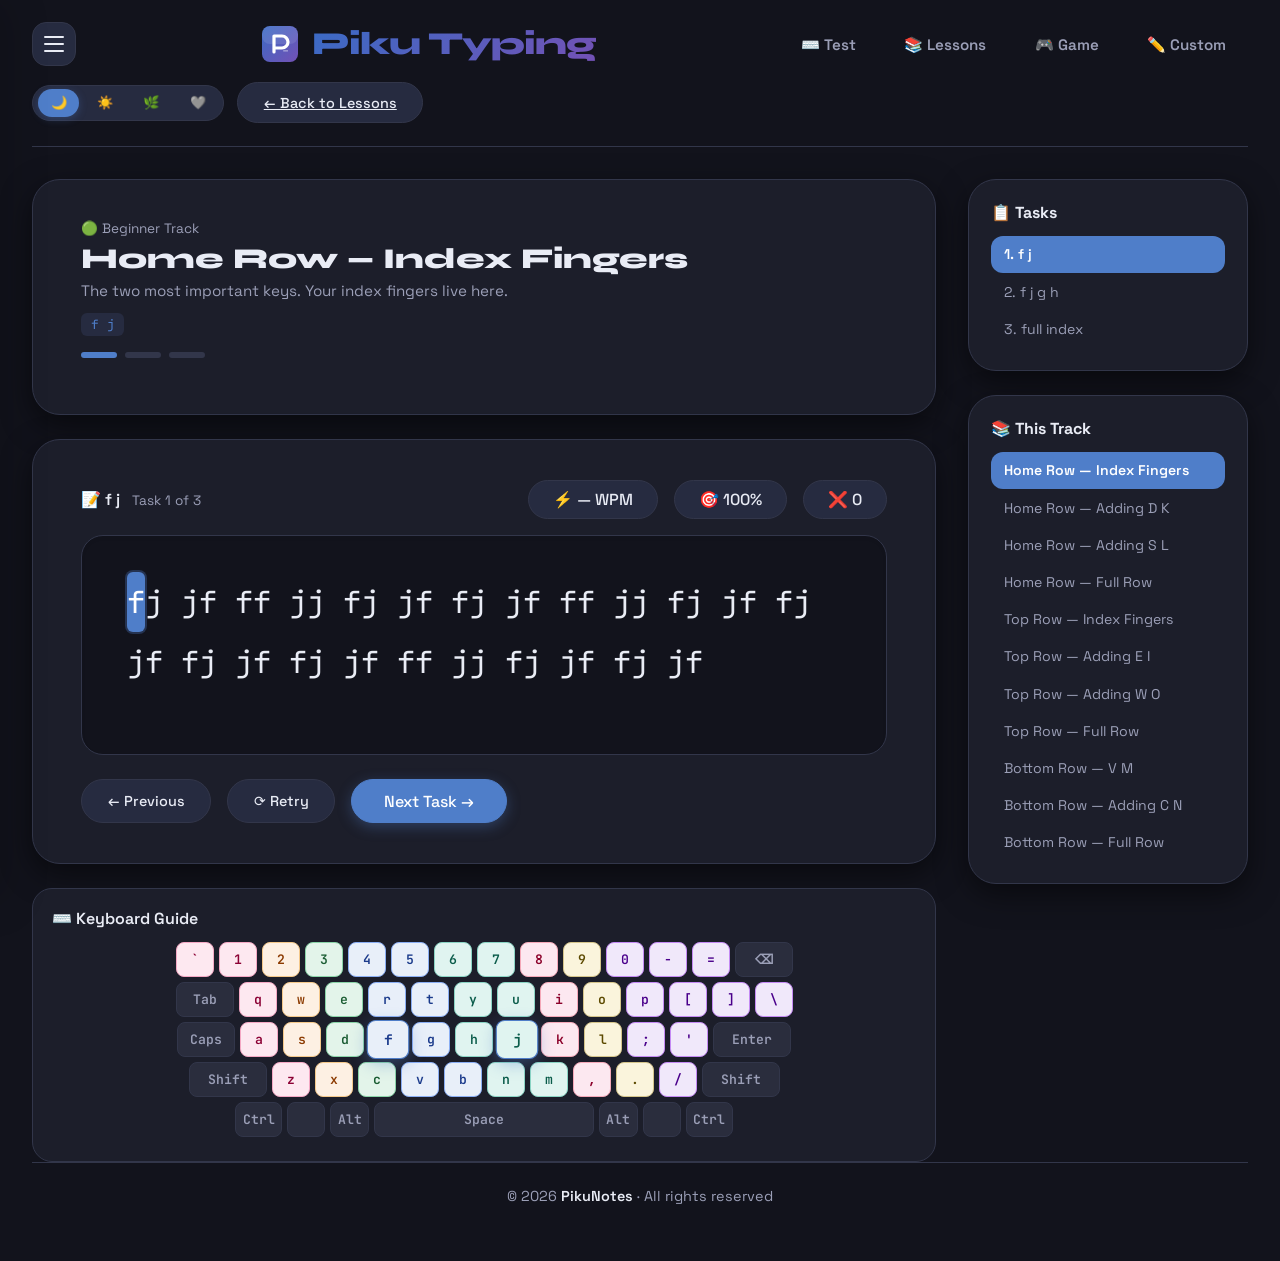
<file: lesson.html>
<!DOCTYPE html>
<html lang="en">
<head>
  <meta charset="UTF-8">
  <meta name="viewport" content="width=device-width, initial-scale=1.0">
  <title>Piku Typing — Lesson</title>
  <link rel="icon" type="image/svg+xml" href="data:image/svg+xml,<svg xmlns='http://www.w3.org/2000/svg' viewBox='0 0 100 100'><rect x='5' y='5' width='90' height='90' rx='20' fill='%233a6bc5'/><path d='M35 30V70M35 30H55C63.2843 30 70 36.7157 70 45C70 53.2843 63.2843 60 55 60H35' stroke='white' stroke-width='10' stroke-linecap='round'/></svg>">

  <link rel="preconnect" href="https://fonts.googleapis.com">
  <link rel="preconnect" href="https://fonts.gstatic.com" crossorigin>
  <link href="https://fonts.googleapis.com/css2?family=Space+Grotesk:wght@400;500;600;700&family=JetBrains+Mono:wght@400;500&family=Syne:wght@700;800&display=swap" rel="stylesheet">
  <link rel="stylesheet" href="style.css">
</head>

<body>

  <!-- ========== HEADER ========== -->
  <header class="main-header">
    <a class="brand" href="Index.html">
      <svg width="40" height="40" viewBox="0 0 100 100" fill="none">
        <defs>
          <linearGradient id="pg" x1="0%" y1="0%" x2="100%" y2="100%">
            <stop offset="0%" style="stop-color:#3a6bc5"/>
            <stop offset="100%" style="stop-color:#7351b5"/>
          </linearGradient>
        </defs>
        <rect x="5" y="5" width="90" height="90" rx="20" fill="url(#pg)"/>
        <rect x="5" y="5" width="90" height="45" rx="20" fill="white" fill-opacity="0.1"/>
        <path d="M35 30V70M35 30H55C63.28 30 70 36.72 70 45C70 53.28 63.28 60 55 60H35"
              stroke="white" stroke-width="8" stroke-linecap="round" stroke-linejoin="round"/>
        <rect x="58" y="65" width="12" height="4" fill="white">
          <animate attributeName="opacity" values="1;0;1" dur="1s" repeatCount="indefinite"/>
        </rect>
      </svg>
      <div class="logo">Piku Typing</div>
    </a>
    <div class="header-actions" id="headerActions">
      <a href="lessons.html" class="btn">← Back to Lessons</a>
    </div>
  </header>

  <!-- ========== MAIN ========== -->
  <main class="container">
    <div class="lesson-layout">

      <!-- LEFT — Lesson Player -->
      <div>

        <!-- Lesson Header -->
        <div class="card lesson-header" id="lessonHeader">
          <div style="font-size:0.85rem;color:var(--text-secondary);margin-bottom:0.3rem;"
               id="lessonTrackLabel"></div>
          <h2 id="lessonTitle">Loading...</h2>
          <div style="font-size:0.95rem;color:var(--text-secondary);margin-top:0.3rem;"
               id="lessonDesc"></div>
          <div style="margin-top:0.8rem;">
            <span class="lesson-keys" id="lessonKeys"></span>
          </div>

          <!-- Task progress pips -->
          <div class="task-progress" id="taskPips"></div>
        </div>

        <!-- Typing Card -->
        <div class="card" style="margin-top:1.5rem;">

          <!-- Task label -->
          <div style="display:flex;justify-content:space-between;align-items:center;margin-bottom:1rem;">
            <div>
              <span style="font-weight:600;" id="taskLabel"></span>
              <span style="color:var(--text-secondary);font-size:0.85rem;margin-left:0.5rem;"
                    id="taskCounter"></span>
            </div>
            <div class="stats" style="margin:0;">
              <span class="stat-badge" id="lessonWpm">⚡ — WPM</span>
              <span class="stat-badge" id="lessonAcc">🎯 100%</span>
              <span class="stat-badge" id="lessonErrors">❌ 0</span>
            </div>
          </div>

          <!-- Typing display -->
          <div class="typing-display" id="lessonDisplay"></div>

          <input
            type="text"
            class="hidden-input"
            id="lessonInput"
            autocomplete="off"
            autocorrect="off"
            autocapitalize="none"
            spellcheck="false"
            inputmode="text"
            readonly
          >

          <!-- Completion message -->
          <div id="taskComplete" style="
            display:none;
            background:rgba(46,139,87,0.1);
            border:1.5px solid #2e8b57;
            border-radius:20px;
            padding:1.2rem 1.5rem;
            margin-top:1.2rem;
            text-align:center;
          ">
            <div style="font-size:1.5rem;margin-bottom:0.3rem;">🎉</div>
            <div style="font-weight:700;color:#2e8b57;font-size:1.1rem;" id="taskCompleteMsg"></div>
            <div style="color:var(--text-secondary);font-size:0.88rem;margin-top:0.3rem;"
                 id="taskCompleteStats"></div>
          </div>

          <!-- Navigation -->
          <div class="lesson-nav-buttons">
            <button class="btn" id="prevTaskBtn">← Previous</button>
            <button class="btn" id="retryBtn">⟳ Retry</button>
            <button class="btn btn-primary" id="nextTaskBtn" style="width:auto;padding:0.65rem 2rem;">
              Next Task →
            </button>
          </div>

        </div>

        <!-- Keyboard -->
        <div class="keyboard-wrap" id="keyboardWrap"></div>

      </div>

      <!-- RIGHT — Sidebar -->
      <div class="lesson-sidebar">

        <!-- All tasks in this lesson -->
        <div class="card" style="margin-bottom:1.5rem;">
          <div style="font-weight:700;margin-bottom:0.8rem;">📋 Tasks</div>
          <ul class="sidebar-lesson-list" id="taskList"></ul>
        </div>

        <!-- All lessons in track -->
        <div class="card">
          <div style="font-weight:700;margin-bottom:0.8rem;">📚 This Track</div>
          <ul class="sidebar-lesson-list" id="trackLessonList"></ul>
        </div>

      </div>

    </div>
  </main>

  <footer>
    © 2026 <strong>PikuNotes</strong> · All rights reserved
  </footer>

  <script src="nav.js"></script>
  <script src="lessons-data.js"></script>
  <script>
  /* ==========================================
     lesson.html — Lesson Player Script
     ========================================== */

  /* ── State ── */
  const params      = new URLSearchParams(location.search);
  const lessonId    = params.get('id') || 'b1';
  let lesson        = null;
  let currentTask   = 0;
  let charSpans     = [];
  let currentPos    = 0;
  let correctChars  = 0;
  let totalTyped    = 0;
  let errors        = 0;
  let startTime     = null;
  let timerInterval = null;
  let taskDone      = false;

  /* ── DOM ── */
  const lessonDisplay   = document.getElementById('lessonDisplay');
  const lessonInput     = document.getElementById('lessonInput');
  const lessonWpm       = document.getElementById('lessonWpm');
  const lessonAcc       = document.getElementById('lessonAcc');
  const lessonErrors    = document.getElementById('lessonErrors');
  const taskComplete    = document.getElementById('taskComplete');
  const taskCompleteMsg = document.getElementById('taskCompleteMsg');
  const taskCompleteStats = document.getElementById('taskCompleteStats');
  const prevTaskBtn     = document.getElementById('prevTaskBtn');
  const nextTaskBtn     = document.getElementById('nextTaskBtn');
  const retryBtn        = document.getElementById('retryBtn');
  const taskPips        = document.getElementById('taskPips');
  const taskList        = document.getElementById('taskList');
  const taskLabel       = document.getElementById('taskLabel');
  const taskCounter     = document.getElementById('taskCounter');

  /* ── INIT ── */
  function init() {
    lesson = getLessonById(lessonId);
    if (!lesson) {
      document.getElementById('lessonTitle').textContent = 'Lesson not found.';
      return;
    }

    document.title = `Piku Typing — ${lesson.title}`;
    document.getElementById('lessonTitle').textContent     = lesson.title;
    document.getElementById('lessonDesc').textContent      = lesson.description;
    document.getElementById('lessonKeys').textContent      = lesson.keys;
    document.getElementById('lessonTrackLabel').textContent =
      lesson.trackLabel + ' Track';

    buildPips();
    buildTaskSidebar();
    buildTrackSidebar();
    buildKeyboard();
    loadTask(0);
  }

  /* ── Build task pips ── */
  function buildPips() {
    taskPips.innerHTML = '';
    lesson.tasks.forEach((_, i) => {
      const pip = document.createElement('div');
      pip.className = 'task-pip';
      pip.title = `Task ${i + 1}`;
      pip.addEventListener('click', () => loadTask(i));
      taskPips.appendChild(pip);
    });
  }

  function updatePips() {
    const pips = taskPips.querySelectorAll('.task-pip');
    pips.forEach((p, i) => {
      p.classList.remove('active', 'done');
      if (i === currentTask) p.classList.add('active');
      else if (i < currentTask) p.classList.add('done');
    });
  }

  /* ── Build task sidebar ── */
  function buildTaskSidebar() {
    taskList.innerHTML = '';
    lesson.tasks.forEach((t, i) => {
      const li = document.createElement('li');
      li.textContent = `${i + 1}. ${t.label}`;
      li.dataset.idx = i;
      li.addEventListener('click', () => loadTask(i));
      taskList.appendChild(li);
    });
  }

  function updateTaskSidebar() {
    taskList.querySelectorAll('li').forEach((li, i) => {
      li.classList.toggle('active', i === currentTask);
      li.classList.toggle('done', i < currentTask);
    });
  }

  /* ── Build track sidebar ── */
  function buildTrackSidebar() {
    const list      = document.getElementById('trackLessonList');
    const completed = getCompletedLessons();
    list.innerHTML  = '';

    const trackLessons = ALL_LESSONS_FLAT.filter(
      l => l.trackKey === lesson.trackKey
    );

    trackLessons.forEach(l => {
      const li = document.createElement('li');
      li.className =
        l.id === lessonId ? 'active' :
        completed.includes(l.id) ? 'done' : '';
      li.innerHTML =
        (completed.includes(l.id) ? '✓ ' : '') + l.title;
      li.addEventListener('click', () => {
        location.href = `lesson.html?id=${l.id}`;
      });
      list.appendChild(li);
    });
  }

  /* ── Build on-screen keyboard ── */
  const KB_LAYOUT = [
    ['`','1','2','3','4','5','6','7','8','9','0','-','=','⌫'],
    ['Tab','q','w','e','r','t','y','u','i','o','p','[',']','\\'],
    ['Caps','a','s','d','f','g','h','j','k','l',';',"'",'Enter'],
    ['Shift','z','x','c','v','b','n','m',',','.','/','Shift'],
    ['Ctrl','','Alt','Space','Alt','','Ctrl']
  ];

  const FINGER_MAP = {
    '`':1,'1':1,'q':1,'a':1,'z':1,
    '2':2,'w':2,'s':2,'x':2,
    '3':3,'e':3,'d':3,'c':3,
    '4':4,'r':4,'f':4,'v':4,'5':4,'t':4,'g':4,'b':4,
    '6':7,'y':7,'h':7,'n':7,'7':7,'u':7,'j':7,'m':7,
    '8':8,'i':8,'k':8,',':8,
    '9':9,'o':9,'l':9,'.':9,
    '0':10,'p':10,';':10,'/':10,'-':10,"'":10,'[':10,
    '=':11,']':11,'\\':11
  };

  const FINGER_CLASS = {
    1:'finger-l-pinky', 2:'finger-l-ring', 3:'finger-l-middle',
    4:'finger-l-index', 5:'finger-thumb', 6:'finger-thumb',
    7:'finger-r-index', 8:'finger-r-middle', 9:'finger-r-ring',
    10:'finger-r-pinky', 11:'finger-r-pinky'
  };

  function buildKeyboard() {
    const wrap = document.getElementById('keyboardWrap');
    wrap.innerHTML = '<div style="font-weight:600;margin-bottom:0.8rem;">⌨️ Keyboard Guide</div>';

    KB_LAYOUT.forEach(row => {
      const rowDiv = document.createElement('div');
      rowDiv.className = 'kb-row';

      row.forEach(key => {
        const k = document.createElement('div');
        k.className = 'kb-key';
        k.textContent = key;
        k.dataset.key = key.toLowerCase();

        if (key === 'Space')   k.className += ' space';
        else if (key === 'Tab' || key === 'Caps' || key === '⌫')
          k.className += ' wide-15';
        else if (key === 'Enter' || key === 'Shift')
          k.className += ' wide-20';

        const fNum = FINGER_MAP[key.toLowerCase()];
        if (fNum) k.className += ' ' + FINGER_CLASS[fNum];

        rowDiv.appendChild(k);
      });

      wrap.appendChild(rowDiv);
    });
  }

  function highlightKeys(text) {
    const activeKeys = new Set(
      text.toLowerCase().replace(/\s/g, '').split('')
    );
    document.querySelectorAll('.kb-key').forEach(k => {
      k.classList.toggle('highlight', activeKeys.has(k.dataset.key));
    });
  }

  /* ── Load task ── */
  function loadTask(idx) {
    currentTask  = idx;
    taskDone     = false;
    currentPos   = 0;
    correctChars = 0;
    totalTyped   = 0;
    errors       = 0;
    startTime    = null;
    clearInterval(timerInterval);

    lessonInput.value = '';
    taskComplete.style.display = 'none';
    nextTaskBtn.style.display  = 'inline-flex';

    const task = lesson.tasks[idx];
    taskLabel.textContent   = `📝 ${task.label}`;
    taskCounter.textContent = `Task ${idx + 1} of ${lesson.tasks.length}`;

    lessonWpm.textContent    = '⚡ — WPM';
    lessonAcc.textContent    = '🎯 100%';
    lessonErrors.textContent = '❌ 0';

    renderTaskText(task.text);
    updatePips();
    updateTaskSidebar();
    highlightKeys(task.text);

    prevTaskBtn.disabled = idx === 0;
    nextTaskBtn.textContent =
      idx === lesson.tasks.length - 1 ? '✅ Complete Lesson' : 'Next Task →';

    setTimeout(() => {
      lessonInput.removeAttribute('readonly');
      lessonInput.focus();
    }, 50);
  }

  /* ── Render task text ── */
  function renderTaskText(text) {
    lessonDisplay.innerHTML = '';
    charSpans = [];

    for (let i = 0; i < text.length; i++) {
      const span = document.createElement('span');
      span.className = 'char' + (i === 0 ? ' current' : '');
      span.textContent = text[i] === ' ' ? '\u00A0' : text[i];
      lessonDisplay.appendChild(span);
      charSpans.push(span);
    }
  }

  /* ── Input ── */
  lessonInput.addEventListener('input', () => {
    if (taskDone) return;

    const val   = lessonInput.value;
    const typed = val[val.length - 1];
    if (!typed) return;

    if (!startTime) {
      startTime = Date.now();
      timerInterval = setInterval(updateStats, 500);
    }

    if (currentPos >= charSpans.length) return;

    const task     = lesson.tasks[currentTask];
    const expected = task.text[currentPos];
    const correct  = typed === expected;

    charSpans[currentPos].classList.remove('current');

    if (correct) {
      charSpans[currentPos].classList.add('correct');
      correctChars++;
    } else {
      charSpans[currentPos].classList.add('incorrect');
      errors++;
    }

    totalTyped++;
    currentPos++;

    if (currentPos < charSpans.length) {
      charSpans[currentPos].classList.add('current');
      scrollCursor();
    }

    lessonInput.value = '';
    updateStats();

    if (currentPos >= charSpans.length) finishTask();
  });

  lessonInput.addEventListener('keydown', e => {
    if (e.key === 'Backspace') {
      e.preventDefault();
      if (currentPos === 0) return;
      const prev = lesson.tasks[currentTask].text[currentPos - 1];
      if (prev === ' ') return;

      currentPos--;
      const wasCorrect = charSpans[currentPos].classList.contains('correct');
      charSpans[currentPos].classList.remove('correct', 'incorrect', 'current');
      charSpans[currentPos].classList.add('current');
      if (currentPos + 1 < charSpans.length)
        charSpans[currentPos + 1].classList.remove('current');
      if (totalTyped > 0) totalTyped--;
      if (wasCorrect) correctChars = Math.max(0, correctChars - 1);
      lessonInput.value = '';
      updateStats();
    }
  });

  lessonDisplay.addEventListener('click', () => {
    lessonInput.removeAttribute('readonly');
    lessonInput.focus();
  });

  function scrollCursor() {
    const cur = charSpans[currentPos];
    if (!cur) return;
    const top = cur.offsetTop;
    const bot = top + cur.offsetHeight;
    const dTop = lessonDisplay.scrollTop;
    const dBot = dTop + lessonDisplay.clientHeight;
    if (top < dTop || bot > dBot)
      lessonDisplay.scrollTop = top - lessonDisplay.clientHeight / 2;
  }

  /* ── Stats ── */
  function updateStats() {
    const elapsed = startTime ? (Date.now() - startTime) / 60000 : 0;
    const wpm     = elapsed > 0 ? Math.round((correctChars / 5) / elapsed) : 0;
    const acc     = totalTyped > 0
      ? Math.round((correctChars / totalTyped) * 100) : 100;

    lessonWpm.textContent    = `⚡ ${wpm} WPM`;
    lessonAcc.textContent    = `🎯 ${acc}%`;
    lessonErrors.textContent = `❌ ${errors}`;
  }

  /* ── Finish task ── */
  function finishTask() {
    taskDone = true;
    clearInterval(timerInterval);
    lessonInput.blur();

    const elapsed = startTime ? (Date.now() - startTime) / 60000 : 0;
    const wpm     = elapsed > 0 ? Math.round((correctChars / 5) / elapsed) : 0;
    const acc     = totalTyped > 0
      ? Math.round((correctChars / totalTyped) * 100) : 100;

    const isLast = currentTask === lesson.tasks.length - 1;

    taskCompleteMsg.textContent =
      isLast ? '🏆 Lesson Complete!' : `✅ Task ${currentTask + 1} Complete!`;
    taskCompleteStats.textContent =
      `${wpm} WPM · ${acc}% accuracy · ${errors} errors`;
    taskComplete.style.display = 'block';

    if (isLast) markLessonComplete(lessonId);
  }

  /* ── Navigation ── */
  nextTaskBtn.addEventListener('click', () => {
    if (currentTask < lesson.tasks.length - 1) {
      loadTask(currentTask + 1);
    } else {
      /* lesson finished — go back to hub */
      location.href = 'lessons.html';
    }
  });

  prevTaskBtn.addEventListener('click', () => {
    if (currentTask > 0) loadTask(currentTask - 1);
  });

  retryBtn.addEventListener('click', () => loadTask(currentTask));

  /* ── Start ── */
  init();
  </script>

</body>
</html>
</file>
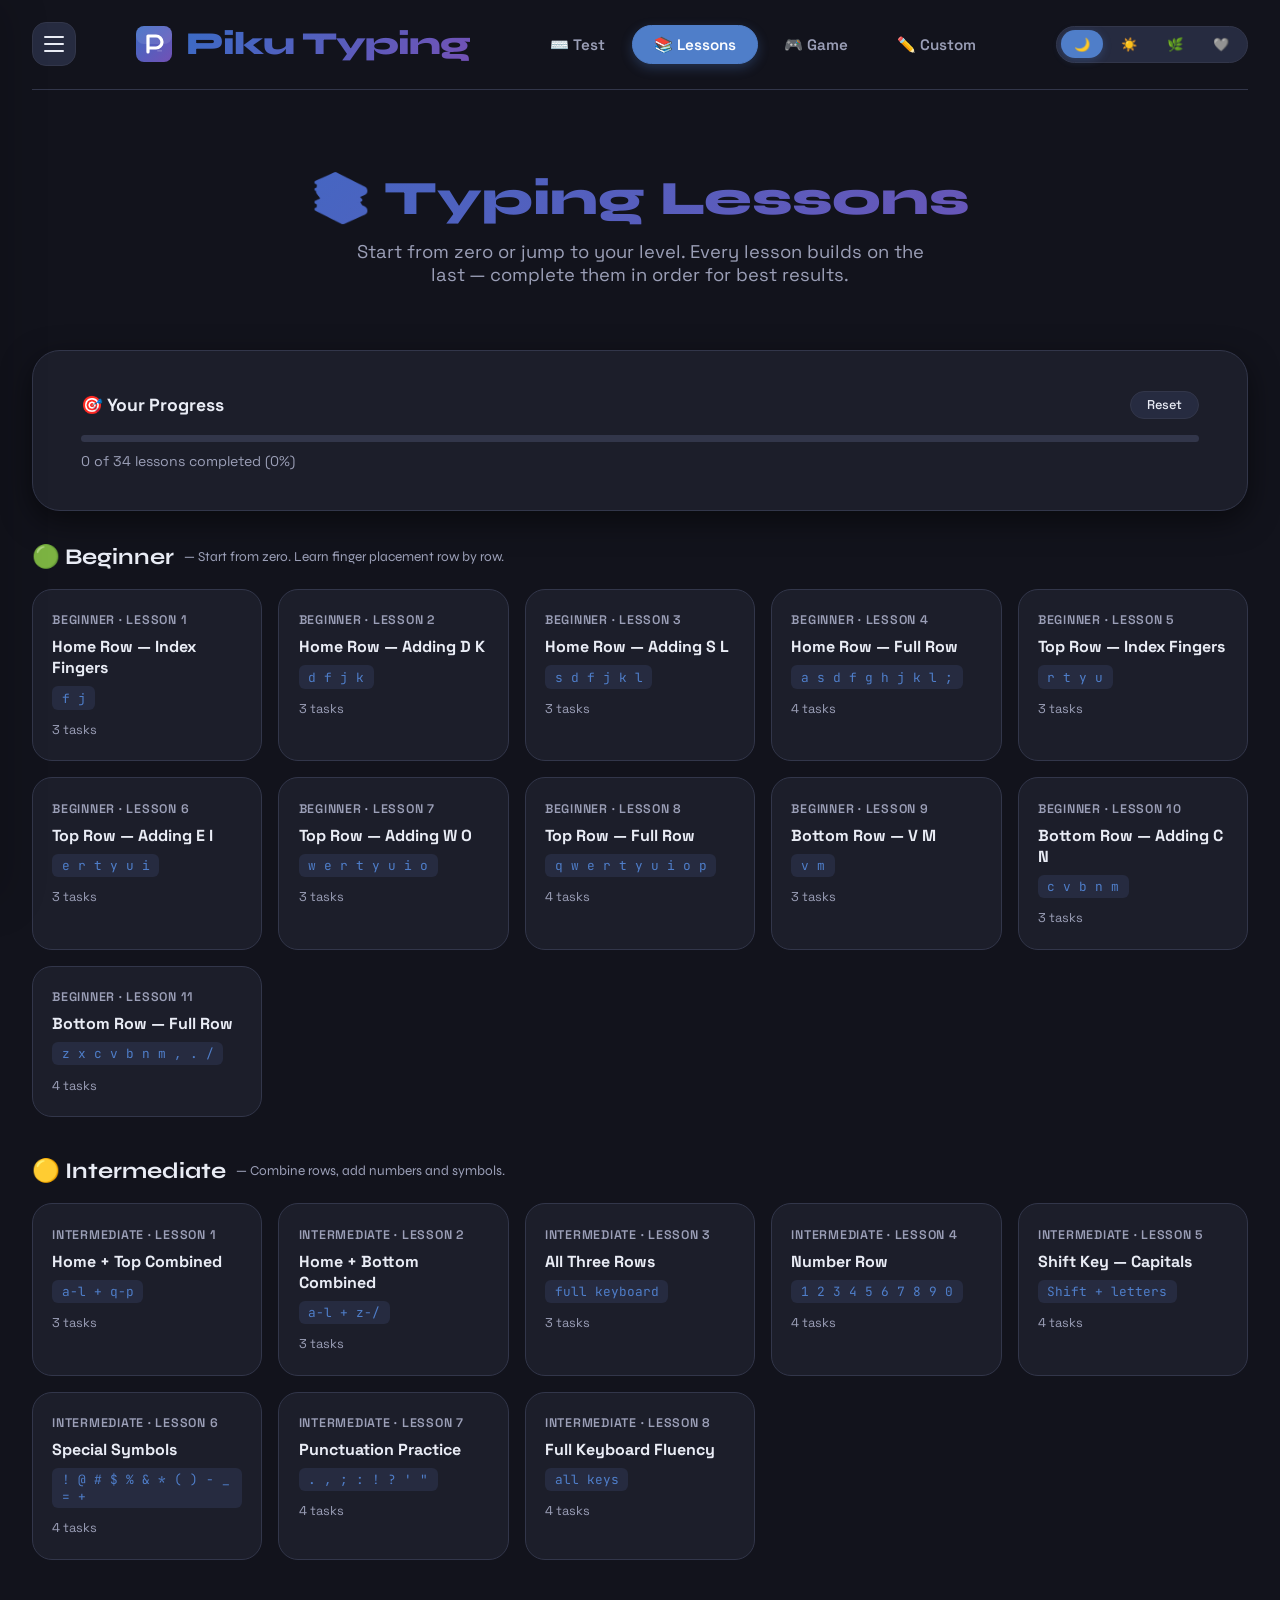
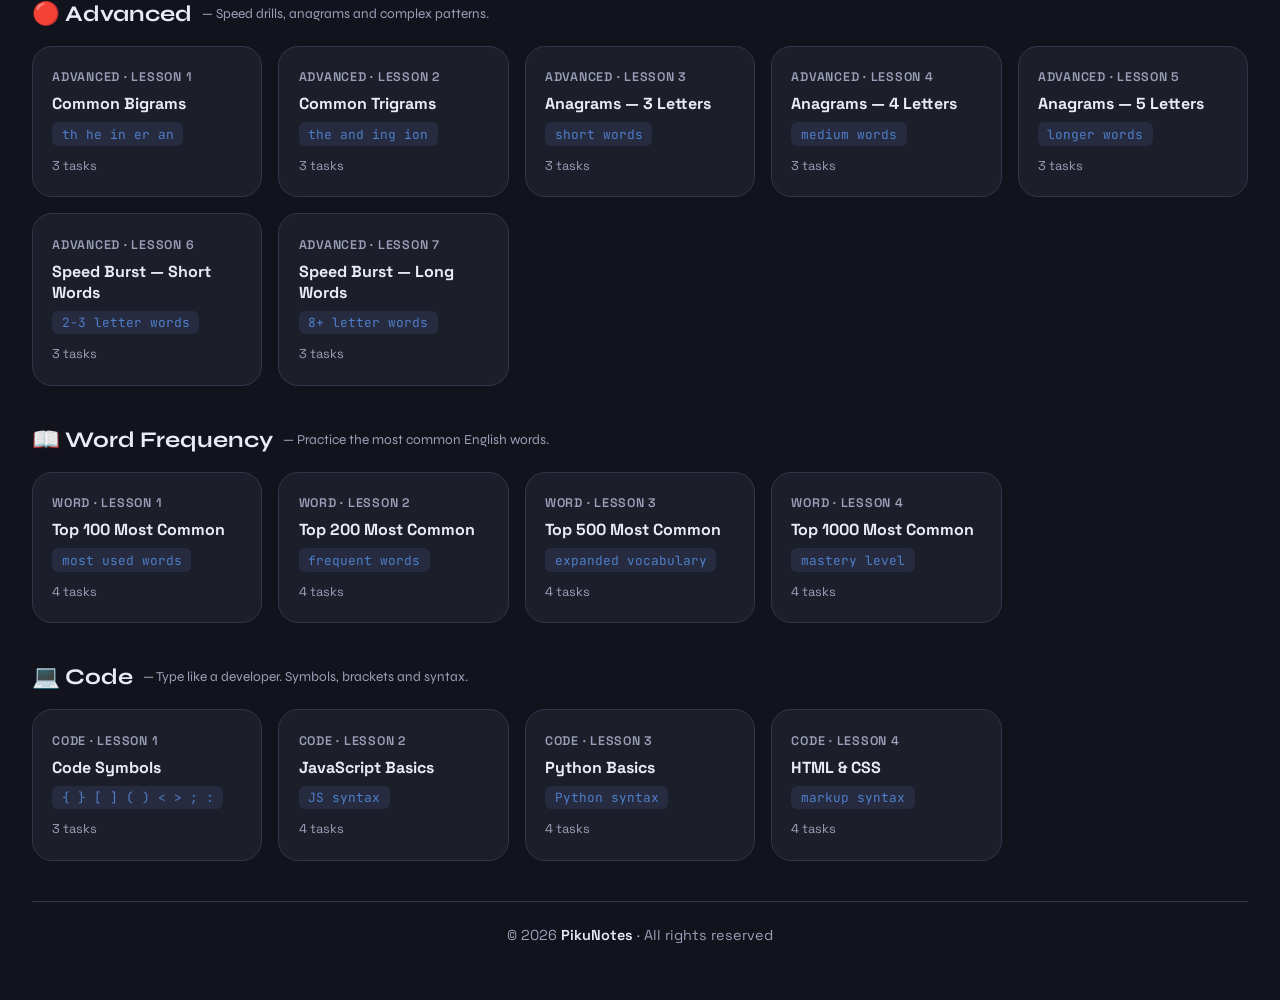
<file: lessons.html>
<!DOCTYPE html>
<html lang="en">
<head>
  <meta charset="UTF-8">
  <meta name="viewport" content="width=device-width, initial-scale=1.0">
  <title>Piku Typing — Lessons</title>
  <link rel="icon" type="image/svg+xml" href="data:image/svg+xml,<svg xmlns='http://www.w3.org/2000/svg' viewBox='0 0 100 100'><rect x='5' y='5' width='90' height='90' rx='20' fill='%233a6bc5'/><path d='M35 30V70M35 30H55C63.2843 30 70 36.7157 70 45C70 53.2843 63.2843 60 55 60H35' stroke='white' stroke-width='10' stroke-linecap='round'/></svg>">

  <link rel="preconnect" href="https://fonts.googleapis.com">
  <link rel="preconnect" href="https://fonts.gstatic.com" crossorigin>
  <link href="https://fonts.googleapis.com/css2?family=Space+Grotesk:wght@400;500;600;700&family=JetBrains+Mono:wght@400;500&family=Syne:wght@700;800&display=swap" rel="stylesheet">
  <link rel="stylesheet" href="style.css">
</head>

<body>

  <!-- ========== HEADER ========== -->
  <header class="main-header">
    <a class="brand" href="Index.html">
      <svg width="40" height="40" viewBox="0 0 100 100" fill="none">
        <defs>
          <linearGradient id="pg" x1="0%" y1="0%" x2="100%" y2="100%">
            <stop offset="0%" style="stop-color:#3a6bc5"/>
            <stop offset="100%" style="stop-color:#7351b5"/>
          </linearGradient>
        </defs>
        <rect x="5" y="5" width="90" height="90" rx="20" fill="url(#pg)"/>
        <rect x="5" y="5" width="90" height="45" rx="20" fill="white" fill-opacity="0.1"/>
        <path d="M35 30V70M35 30H55C63.28 30 70 36.72 70 45C70 53.28 63.28 60 55 60H35"
              stroke="white" stroke-width="8" stroke-linecap="round" stroke-linejoin="round"/>
        <rect x="58" y="65" width="12" height="4" fill="white">
          <animate attributeName="opacity" values="1;0;1" dur="1s" repeatCount="indefinite"/>
        </rect>
      </svg>
      <div class="logo">Piku Typing</div>
    </a>
    <div class="header-actions" id="headerActions"></div>
  </header>

  <!-- ========== MAIN ========== -->
  <main class="container">

    <!-- Hero -->
    <div class="lessons-hero">
      <h1>📚 Typing Lessons</h1>
      <p>Start from zero or jump to your level. Every lesson builds on the last — complete them in order for best results.</p>
    </div>

    <!-- Progress Summary -->
    <div class="card" id="progressCard">
      <div class="card-header-row">
        <h3>🎯 Your Progress</h3>
        <button class="btn btn-sm" id="resetProgressBtn">Reset</button>
      </div>
      <div class="progress-bar-wrap" style="margin-bottom:0.6rem;">
        <div class="progress-bar-fill" id="overallProgressBar"></div>
      </div>
      <div id="progressLabel" style="font-size:0.88rem;color:var(--text-secondary);">
        Loading progress...
      </div>
    </div>

    <!-- Tracks -->
    <div id="tracksContainer"></div>

  </main>

  <footer>
    © 2026 <strong>PikuNotes</strong> · All rights reserved
  </footer>

  <script src="nav.js"></script>
  <script src="lessons-data.js"></script>
  <script>
  /* ==========================================
     lessons.html — page script
     ========================================== */

  /* ── Build lesson hub ── */
  function buildHub() {
    const completed  = getCompletedLessons();
    const total      = ALL_LESSONS_FLAT.length;
    const doneCount  = ALL_LESSONS_FLAT.filter(l => completed.includes(l.id)).length;
    const pct        = Math.round((doneCount / total) * 100);

    document.getElementById('overallProgressBar').style.width = pct + '%';
    document.getElementById('progressLabel').textContent =
      `${doneCount} of ${total} lessons completed (${pct}%)`;

    const container = document.getElementById('tracksContainer');
    container.innerHTML = '';

    Object.entries(LESSONS_DATA).forEach(([trackKey, track]) => {
      const trackDiv = document.createElement('div');
      trackDiv.className = 'lessons-track';

      const title = document.createElement('div');
      title.className = 'track-title';
      title.innerHTML = `
        ${track.label}
        <span style="font-size:0.85rem;font-weight:400;color:var(--text-secondary);">
          — ${track.description}
        </span>
      `;
      trackDiv.appendChild(title);

      const grid = document.createElement('div');
      grid.className = 'lessons-grid';

      track.lessons.forEach((lesson, idx) => {
        const isDone = completed.includes(lesson.id);
        const card   = document.createElement('a');
        card.className = 'lesson-card' + (isDone ? ' completed' : '');
        card.href = `lesson.html?id=${lesson.id}`;

        card.innerHTML = `
          <div class="lesson-number">${track.label.split(' ')[1] || trackKey} · Lesson ${idx + 1}</div>
          <div class="lesson-title">${lesson.title}</div>
          <div class="lesson-keys">${lesson.keys}</div>
          <div style="font-size:0.8rem;color:var(--text-secondary);margin-top:0.2rem;">
            ${lesson.tasks.length} task${lesson.tasks.length > 1 ? 's' : ''}
            ${isDone ? '· <span style="color:#2e8b57;font-weight:600;">Done ✓</span>' : ''}
          </div>
        `;

        grid.appendChild(card);
      });

      trackDiv.appendChild(grid);
      container.appendChild(trackDiv);
    });
  }

  /* ── Reset progress ── */
  document.getElementById('resetProgressBtn').addEventListener('click', () => {
    if (confirm('Reset all lesson progress? This cannot be undone.')) {
      localStorage.removeItem('pt_completed_lessons');
      buildHub();
    }
  });

  buildHub();
  </script>

</body>
</html>
</file>
<file: style.css>
/* ==========================================
   PIKU TYPING — style.css
   ========================================== */

/* ── Reset ── */
*, *::before, *::after { margin: 0; padding: 0; box-sizing: border-box; }

/* ── Theme: Midnight Blue (default) ── */
:root,
[data-theme="midnight"] {
  --bg:             #12131c;
  --surface:        #1c1e2a;
  --text-primary:   #e9ecf5;
  --text-secondary: #9b9fb7;
  --accent:         #4f7ec9;
  --accent-soft:    #262b40;
  --error-bg:       #442525;
  --error-text:     #ff9385;
  --key-bg:         #2a2d3d;
  --border-light:   #32364a;
  --shadow-card:    0 10px 30px rgba(0,0,0,0.5);
  --gradient-brand: linear-gradient(135deg, #3a6bc5, #7351b5);
  --font-mono:      'JetBrains Mono', 'Fira Code', monospace;
  --font-body:      'Space Grotesk', sans-serif;
  --font-display:   'Syne', sans-serif;
  --radius-card:    28px;
  --radius-btn:     3rem;
  --page-width:     1600px;
}

/* ── Theme: Soft Light ── */
[data-theme="soft"] {
  --bg:             #f0f2fa;
  --surface:        #ffffff;
  --text-primary:   #1a1e2c;
  --text-secondary: #4e516b;
  --accent:         #4f7ec9;
  --accent-soft:    #e8eff9;
  --error-bg:       #ffe6e4;
  --error-text:     #c0241c;
  --key-bg:         #e2e5f0;
  --border-light:   #d5d9e6;
  --shadow-card:    0 10px 30px rgba(0,0,0,0.06), 0 3px 8px rgba(0,0,0,0.04);
}

/* ── Theme: Forest ── */
[data-theme="forest"] {
  --bg:             #0d1a0f;
  --surface:        #152018;
  --text-primary:   #d4edda;
  --text-secondary: #7aab85;
  --accent:         #3a9e5f;
  --accent-soft:    #1a3323;
  --error-bg:       #3a1a1a;
  --error-text:     #ff9385;
  --key-bg:         #1e2e20;
  --border-light:   #2a4230;
  --shadow-card:    0 10px 30px rgba(0,0,0,0.5);
  --gradient-brand: linear-gradient(135deg, #2e7d4f, #1a5c35);
}

/* ── Theme: Slate ── */
[data-theme="slate"] {
  --bg:             #0f1319;
  --surface:        #181e27;
  --text-primary:   #cdd6e0;
  --text-secondary: #7a8899;
  --accent:         #5b8db8;
  --accent-soft:    #1a2535;
  --error-bg:       #3a2020;
  --error-text:     #ff9385;
  --key-bg:         #202935;
  --border-light:   #2a3545;
  --shadow-card:    0 10px 30px rgba(0,0,0,0.55);
  --gradient-brand: linear-gradient(135deg, #3a6bc5, #4a5580);
}

/* ── Base ── */
body {
  font-family: var(--font-body);
  background: var(--bg);
  color: var(--text-primary);
  min-height: 100vh;
  display: flex;
  flex-direction: column;
  transition: background 0.25s, color 0.25s;
  padding: 0 2rem 3rem;
  overflow-x: hidden;
  position: relative;
}

/* ==========================================
   HEADER & NAVBAR
   ========================================== */
.main-header {
  display: flex;
  justify-content: space-between;
  align-items: center;
  padding: 1.4rem 0;
  flex-wrap: wrap;
  gap: 1rem;
  max-width: var(--page-width);
  margin: 0 auto;
  width: 100%;
  border-bottom: 1px solid var(--border-light);
  margin-bottom: 0.5rem;
}

.brand {
  display: flex;
  align-items: center;
  gap: 12px;
  text-decoration: none;
}

.logo {
  font-family: var(--font-display);
  font-weight: 800;
  font-size: 2rem;
  letter-spacing: -1px;
  background: var(--gradient-brand);
  -webkit-background-clip: text;
  background-clip: text;
  color: transparent;
  line-height: 1.2;
}

/* ── Nav Links ── */
.main-nav {
  display: flex;
  align-items: center;
  gap: 0.4rem;
  flex-wrap: wrap;
}

.nav-link {
  text-decoration: none;
  color: var(--text-secondary);
  font-weight: 600;
  font-size: 0.95rem;
  padding: 0.55rem 1.3rem;
  border-radius: var(--radius-btn);
  border: 1.5px solid transparent;
  transition: all 0.15s;
  display: flex;
  align-items: center;
  gap: 0.3rem;
  white-space: nowrap;
}

.nav-link:hover {
  background: var(--accent-soft);
  color: var(--accent);
  border-color: var(--border-light);
}

.nav-link.active {
  background: var(--accent);
  color: white;
  border-color: var(--accent);
  box-shadow: 0 4px 12px rgba(79,126,201,0.3);
}

.header-actions {
  display: flex;
  align-items: center;
  gap: 0.8rem;
  flex-wrap: wrap;
}

.user-badge {
  background: var(--accent-soft);
  padding: 0.5rem 1.2rem;
  border-radius: var(--radius-btn);
  font-weight: 500;
  display: flex;
  align-items: center;
  gap: 0.4rem;
  font-size: 0.9rem;
  max-width: 200px;
  overflow: hidden;
  text-overflow: ellipsis;
  white-space: nowrap;
}

.user-avatar {
  width: 28px;
  height: 28px;
  border-radius: 50%;
  object-fit: cover;
}

/* ==========================================
   BUTTONS
   ========================================== */
.btn {
  background: var(--accent-soft);
  border: 1px solid var(--border-light);
  color: var(--text-primary);
  padding: 0.65rem 1.6rem;
  border-radius: var(--radius-btn);
  font-weight: 500;
  cursor: pointer;
  transition: background 0.15s, color 0.15s, border-color 0.15s, transform 0.1s;
  font-size: 0.9rem;
  display: inline-flex;
  align-items: center;
  justify-content: center;
  gap: 0.3rem;
  font-family: var(--font-body);
  white-space: nowrap;
}

.btn:hover {
  background: var(--accent);
  color: white;
  border-color: transparent;
  transform: translateY(-1px);
}

.btn:active { transform: translateY(0); }

.btn.active {
  background: var(--accent);
  color: white;
  border-color: var(--accent);
  box-shadow: 0 4px 10px rgba(79,126,201,0.3);
}

.btn-primary {
  background: var(--accent);
  color: white;
  border-color: var(--accent);
  width: 100%;
  padding: 0.9rem;
  font-size: 1rem;
  box-shadow: 0 4px 14px rgba(79,126,201,0.35);
}

.btn-primary:hover {
  filter: brightness(1.1);
  transform: translateY(-1px);
}

.btn-sm {
  font-size: 0.8rem;
  padding: 0.3rem 1rem;
}

/* ==========================================
   SITE THEME SWITCHER
   ========================================== */
.site-theme-switcher {
  display: flex;
  gap: 0.3rem;
  align-items: center;
  background: var(--accent-soft);
  border: 1px solid var(--border-light);
  border-radius: var(--radius-btn);
  padding: 0.2rem 0.3rem;
}

.site-theme-btn {
  background: transparent;
  border: none;
  border-radius: var(--radius-btn);
  padding: 0.35rem 0.8rem;
  font-size: 0.82rem;
  font-weight: 600;
  color: var(--text-secondary);
  cursor: pointer;
  transition: background 0.15s, color 0.15s;
  font-family: var(--font-body);
  white-space: nowrap;
}

.site-theme-btn:hover {
  background: var(--accent);
  color: white;
}

.site-theme-btn.active {
  background: var(--accent);
  color: white;
  box-shadow: 0 2px 8px rgba(79,126,201,0.3);
}

@media (max-width: 700px) {
  .site-theme-switcher { gap: 0.15rem; padding: 0.15rem; }
  .site-theme-btn { padding: 0.3rem 0.5rem; font-size: 0.75rem; }
}

/* ==========================================
   LAYOUT — Wider and more open
   ========================================== */
.container {
  max-width: var(--page-width);
  margin: 0 auto;
  width: 100%;
  display: flex;
  flex-direction: column;
  gap: 2rem;
  padding-top: 1.5rem;
}

.card {
  background: var(--surface);
  border-radius: var(--radius-card);
  padding: 2.5rem 3rem;
  box-shadow: var(--shadow-card);
  border: 1px solid var(--border-light);
  width: 100%;
  transition: box-shadow 0.2s;
}

.card-header-row {
  display: flex;
  justify-content: space-between;
  align-items: center;
  margin-bottom: 1rem;
}

.card-header-row h3 {
  margin: 0;
  font-size: 1.1rem;
}

/* ── Wide layout for test page ── */
.test-layout {
  display: grid;
  grid-template-columns: 320px 1fr;
  gap: 2rem;
  align-items: start;
}

.grid-2col {
  display: grid;
  grid-template-columns: 1fr 1fr;
  gap: 2rem;
}

.grid-3col {
  display: grid;
  grid-template-columns: 1fr 1fr 1fr;
  gap: 2rem;
}

.result-flash {
  border: 2px solid var(--accent) !important;
  box-shadow: 0 0 0 4px rgba(79,126,201,0.2);
  transition: border 0.6s, box-shadow 0.6s;
}

/* ==========================================
   CONTROLS
   ========================================== */
.control-label {
  font-weight: 600;
  font-size: 0.9rem;
  margin-bottom: 0.4rem;
  color: var(--text-secondary);
  text-transform: uppercase;
  letter-spacing: 0.05em;
}

.button-group {
  display: flex;
  flex-wrap: wrap;
  gap: 0.5rem;
  margin: 0.3rem 0 1.4rem;
  width: 100%;
}

.button-group .btn { flex: 0 0 auto; min-width: 0; }

/* ── Difficulty colors ── */
.diff-btn[data-diff="easy"].active    { background: #2e8b57; border-color: #2e8b57; color: white; }
.diff-btn[data-diff="medium"].active  { background: #d46b1a; border-color: #d46b1a; color: white; }
.diff-btn[data-diff="hard"].active    { background: #c0241c; border-color: #c0241c; color: white; }
.diff-btn[data-diff="easy"]:hover     { background: #2e8b57; border-color: #2e8b57; color: white; }
.diff-btn[data-diff="medium"]:hover   { background: #d46b1a; border-color: #d46b1a; color: white; }
.diff-btn[data-diff="hard"]:hover     { background: #c0241c; border-color: #c0241c; color: white; }

/* ==========================================
   THEME PICKER
   ========================================== */
.theme-picker {
  display: flex;
  gap: 0.6rem;
  flex-wrap: wrap;
  margin-top: 0.6rem;
}

.theme-dot {
  width: 34px;
  height: 34px;
  border-radius: 50%;
  cursor: pointer;
  border: 3px solid transparent;
  transition: transform 0.15s, border-color 0.15s, box-shadow 0.15s;
}

.theme-dot:hover { transform: scale(1.12); }

.theme-dot.active {
  border-color: var(--text-primary);
  box-shadow: 0 0 0 4px var(--accent-soft);
  transform: scale(1.18);
}

/* ==========================================
   PROGRESS BAR
   ========================================== */
.progress-bar-wrap {
  width: 100%;
  height: 7px;
  background: var(--border-light);
  border-radius: 99px;
  margin-bottom: 1.2rem;
  overflow: hidden;
}

.progress-bar-fill {
  height: 100%;
  width: 100%;
  background: var(--accent);
  border-radius: 99px;
  transition: width 1s linear, background 1s;
}

.progress-bar-fill.warning  { background: #d46b1a; }
.progress-bar-fill.critical { background: #c0241c; }

/* ==========================================
   TYPING TEST
   ========================================== */
.caps-warning {
  color: var(--error-text);
  font-weight: 600;
  font-size: 0.88rem;
  margin-bottom: 0.6rem;
  display: none;
  align-items: center;
  gap: 0.3rem;
}

.typing-display {
  font-family: var(--font-mono);
  font-size: 1.9rem;
  line-height: 2;
  background: var(--bg);
  padding: 2.2rem 2.8rem;
  border-radius: 22px;
  /* 🆕 FIX #4 — fixed height + scroll so cursor never goes offscreen */
  height: 220px;
  overflow-y: auto;
  overflow-x: hidden;
  word-break: keep-all;
  overflow-wrap: normal;
  white-space: pre-wrap;
  border: 1px solid var(--border-light);
  box-shadow: inset 0 2px 6px rgba(0,0,0,0.02);
  cursor: text;
  position: relative;
  user-select: none;
  width: 100%;
  transition: border-color 0.2s;
  scroll-behavior: smooth;
}

.typing-display:hover { border-color: var(--accent); }

/* Characters */
.char {
  position: relative;
  display: inline-block;
  transition: background 0.08s, color 0.08s;
  border-radius: 4px;
}

.char.correct {
  color: #1f8b4c;
  background: rgba(31,139,76,0.08);
}

.char.incorrect {
  color: var(--error-text);
  background: var(--error-bg);
  text-decoration: underline wavy rgba(192,36,28,0.5);
}

.char.current {
  background: var(--accent);
  color: white;
  border-radius: 6px;
  box-shadow: 0 0 0 2px rgba(79,126,201,0.3);
  animation: cursorPulse 1.1s infinite;
}

@keyframes cursorPulse {
  0%   { opacity: 0.9; }
  50%  { opacity: 1; box-shadow: 0 0 0 4px rgba(79,126,201,0.25); }
  100% { opacity: 0.9; }
}

.hidden-input {
  position: fixed;
  top: -999px;
  left: -999px;
  width: 1px;
  height: 1px;
  opacity: 0;
  pointer-events: none;
  z-index: -1;
}

/* Stats */
.stats {
  display: flex;
  gap: 1rem;
  font-weight: 500;
  margin: 1.2rem 0;
  flex-wrap: wrap;
}

.stat-badge {
  background: var(--accent-soft);
  padding: 0.5rem 1.5rem;
  border-radius: var(--radius-btn);
  font-size: 1rem;
  border: 1px solid var(--border-light);
}

.test-actions {
  display: flex;
  gap: 0.8rem;
  flex-wrap: wrap;
}

.test-meta {
  display: flex;
  justify-content: space-between;
  align-items: center;
  margin: 0.6rem 0 0.2rem;
  min-height: 1.4rem;
  flex-wrap: wrap;
  gap: 0.4rem;
}

.words-remaining {
  font-size: 0.85rem;
  color: var(--text-secondary);
  font-family: var(--font-mono);
}

.restart-hint {
  font-size: 0.82rem;
  color: var(--text-secondary);
  opacity: 0;
  transition: opacity 0.4s;
}

.restart-hint.visible { opacity: 1; }

/* ==========================================
   RESULT CARD
   ========================================== */
.result-placeholder {
  font-size: 1rem;
  color: var(--text-secondary);
  margin: 0.4rem 0;
}

.result-stats-grid {
  display: grid;
  grid-template-columns: 1fr 1fr;
  gap: 0.7rem;
  margin-bottom: 0.6rem;
}

.result-stat-item {
  background: var(--accent-soft);
  border: 1px solid var(--border-light);
  border-radius: 16px;
  padding: 0.65rem 1rem;
  font-size: 0.95rem;
  font-weight: 500;
  text-align: center;
}

.result-meta {
  font-size: 0.82rem;
  color: var(--text-secondary);
  margin-top: 0.3rem;
}

.chart-note {
  font-size: 0.82rem;
  color: var(--text-secondary);
  margin-top: 0.4rem;
}

canvas {
  width: 100%;
  height: auto;
  border-radius: 12px;
  margin-top: 1rem;
  background: transparent;
}

/* ==========================================
   LEADERBOARD
   ========================================== */
.lb-tabs {
  display: flex;
  gap: 0.5rem;
  margin: 0.6rem 0 0.8rem;
}

.lb-tab {
  background: var(--accent-soft);
  border: 1px solid var(--border-light);
  color: var(--text-secondary);
  padding: 0.4rem 1.2rem;
  border-radius: var(--radius-btn);
  font-size: 0.85rem;
  font-weight: 500;
  cursor: pointer;
  font-family: var(--font-body);
  transition: 0.15s;
}

.lb-tab.active {
  background: var(--accent);
  color: white;
  border-color: var(--accent);
}

.leaderboard-list { list-style: none; margin-top: 0.4rem; }

.leaderboard-list li {
  display: flex;
  justify-content: space-between;
  padding: 0.55rem 0;
  border-bottom: 1px dashed var(--border-light);
  font-size: 0.9rem;
  flex-wrap: wrap;
  gap: 0.3rem;
}

.lb-placeholder {
  color: var(--text-secondary);
  justify-content: center !important;
}

/* ==========================================
   HEATMAP
   ========================================== */
.heatmap-sub {
  font-weight: 400;
  font-size: 0.88rem;
  color: var(--text-secondary);
  margin-left: 0.5rem;
}

.heatmap-grid {
  display: grid;
  grid-template-columns: repeat(auto-fill, minmax(46px, 1fr));
  gap: 7px;
  margin-top: 1rem;
}

.key-chip {
  background: var(--key-bg);
  padding: 0.6rem 0.2rem;
  text-align: center;
  border-radius: 10px;
  font-weight: 500;
  font-family: monospace;
  font-size: 0.9rem;
  transition: background 0.2s;
}

.key-chip.error { background: #f4b8b8; color: #8b0000; }

/* ==========================================
   FOOTER
   ========================================== */
footer {
  text-align: center;
  padding: 1.5rem 0 0.5rem;
  color: var(--text-secondary);
  font-size: 0.9rem;
  margin-top: auto;
  border-top: 1px solid var(--border-light);
  max-width: var(--page-width);
  margin-left: auto;
  margin-right: auto;
  width: 100%;
}

footer strong { font-weight: 600; color: var(--text-primary); }

/* ==========================================
   AUTH MODAL
   ========================================== */
.modal-overlay {
  position: fixed;
  inset: 0;
  background: rgba(0,0,0,0.65);
  display: flex;
  align-items: center;
  justify-content: center;
  z-index: 1000;
  backdrop-filter: blur(6px);
}

.modal {
  background: var(--surface);
  border-radius: 32px;
  padding: 2.5rem 2.8rem 2.2rem;
  max-width: 480px;
  width: 94%;
  box-shadow: 0 30px 60px rgba(0,0,0,0.45);
  border: 1px solid var(--border-light);
  position: relative;
  max-height: 90vh;
  overflow-y: auto;
}

.modal-close {
  position: absolute;
  top: 1.2rem;
  right: 1.4rem;
  width: 36px;
  height: 36px;
  border-radius: 50%;
  border: 1px solid var(--border-light);
  background: var(--accent-soft);
  color: var(--text-secondary);
  font-size: 1.2rem;
  cursor: pointer;
  display: flex;
  align-items: center;
  justify-content: center;
  transition: 0.15s;
  font-family: inherit;
}

.modal-close:hover {
  background: var(--error-bg);
  color: var(--error-text);
  border-color: var(--error-text);
}

.modal-logo {
  font-family: var(--font-display);
  font-weight: 800;
  font-size: 1.6rem;
  background: var(--gradient-brand);
  -webkit-background-clip: text;
  background-clip: text;
  color: transparent;
  margin-bottom: 0.5rem;
}

.modal-tagline {
  font-size: 0.9rem;
  color: var(--text-secondary);
  margin-bottom: 2rem;
}

/* ── Google Sign In Button ── */
.google-signin-btn {
  display: flex;
  align-items: center;
  justify-content: center;
  gap: 0.8rem;
  width: 100%;
  padding: 1rem 1.5rem;
  background: #fff;
  border: 2px solid #dadce0;
  border-radius: 20px;
  font-size: 1rem;
  font-weight: 600;
  color: #3c4043;
  cursor: pointer;
  transition: box-shadow 0.15s, border-color 0.15s, transform 0.1s;
  font-family: var(--font-body);
  margin-bottom: 1.2rem;
}

.google-signin-btn:hover {
  box-shadow: 0 4px 16px rgba(0,0,0,0.12);
  border-color: #bbb;
  transform: translateY(-1px);
}

.guest-skip {
  text-align: center;
  margin-top: 0.8rem;
  font-size: 0.9rem;
  color: var(--text-secondary);
}

.guest-skip a {
  color: var(--accent);
  cursor: pointer;
  text-decoration: underline;
  text-underline-offset: 2px;
  font-weight: 500;
}

.auth-divider {
  text-align: center;
  font-size: 0.82rem;
  color: var(--text-secondary);
  margin: 1rem 0;
}

/* ==========================================
   LESSONS HUB PAGE
   ========================================== */
.lessons-hero {
  text-align: center;
  padding: 3rem 2rem 2rem;
}

.lessons-hero h1 {
  font-family: var(--font-display);
  font-size: 3rem;
  font-weight: 800;
  background: var(--gradient-brand);
  -webkit-background-clip: text;
  background-clip: text;
  color: transparent;
  margin-bottom: 0.8rem;
}

.lessons-hero p {
  font-size: 1.15rem;
  color: var(--text-secondary);
  max-width: 600px;
  margin: 0 auto;
}

.lessons-track {
  margin-bottom: 2.5rem;
}

.track-title {
  font-family: var(--font-display);
  font-size: 1.4rem;
  font-weight: 700;
  margin-bottom: 1.2rem;
  display: flex;
  align-items: center;
  gap: 0.6rem;
}

.lessons-grid {
  display: grid;
  grid-template-columns: repeat(auto-fill, minmax(200px, 1fr));
  gap: 1rem;
}

.lesson-card {
  background: var(--surface);
  border: 1.5px solid var(--border-light);
  border-radius: 20px;
  padding: 1.4rem 1.2rem;
  cursor: pointer;
  text-decoration: none;
  color: var(--text-primary);
  transition: all 0.18s;
  display: flex;
  flex-direction: column;
  gap: 0.5rem;
  position: relative;
  overflow: hidden;
}

.lesson-card:hover {
  border-color: var(--accent);
  box-shadow: 0 8px 24px rgba(79,126,201,0.15);
  transform: translateY(-3px);
}

.lesson-card.completed {
  border-color: #2e8b57;
  background: rgba(46,139,87,0.04);
}

.lesson-card.completed::after {
  content: '✓';
  position: absolute;
  top: 0.8rem;
  right: 0.8rem;
  background: #2e8b57;
  color: white;
  width: 22px;
  height: 22px;
  border-radius: 50%;
  display: flex;
  align-items: center;
  justify-content: center;
  font-size: 0.75rem;
  font-weight: 700;
}

.lesson-number {
  font-size: 0.78rem;
  font-weight: 600;
  color: var(--text-secondary);
  text-transform: uppercase;
  letter-spacing: 0.06em;
}

.lesson-title {
  font-size: 1rem;
  font-weight: 700;
}

.lesson-keys {
  font-family: var(--font-mono);
  font-size: 0.8rem;
  color: var(--accent);
  background: var(--accent-soft);
  padding: 0.2rem 0.6rem;
  border-radius: 6px;
  display: inline-block;
  width: fit-content;
}

/* ==========================================
   LESSON PLAYER PAGE
   ========================================== */
.lesson-layout {
  display: grid;
  grid-template-columns: 1fr 280px;
  gap: 2rem;
  align-items: start;
}

.lesson-header {
  margin-bottom: 1.5rem;
}

.lesson-header h2 {
  font-family: var(--font-display);
  font-size: 1.8rem;
  font-weight: 800;
}

.task-progress {
  display: flex;
  gap: 0.5rem;
  margin: 1rem 0;
  flex-wrap: wrap;
}

.task-pip {
  width: 36px;
  height: 6px;
  border-radius: 99px;
  background: var(--border-light);
  transition: background 0.2s;
  cursor: pointer;
}

.task-pip.active   { background: var(--accent); }
.task-pip.done     { background: #2e8b57; }

.lesson-nav-buttons {
  display: flex;
  gap: 1rem;
  margin-top: 1.5rem;
}

/* On-screen keyboard */
.keyboard-wrap {
  background: var(--surface);
  border: 1px solid var(--border-light);
  border-radius: 20px;
  padding: 1.2rem;
  margin-top: 1.5rem;
}

.kb-row {
  display: flex;
  gap: 5px;
  justify-content: center;
  margin-bottom: 5px;
}

.kb-key {
  background: var(--key-bg);
  border: 1.5px solid var(--border-light);
  border-radius: 8px;
  padding: 0.5rem 0.4rem;
  min-width: 38px;
  text-align: center;
  font-family: var(--font-mono);
  font-size: 0.82rem;
  font-weight: 600;
  transition: all 0.15s;
  color: var(--text-secondary);
}

.kb-key.wide-15  { min-width: 58px; }
.kb-key.wide-20  { min-width: 78px; }
.kb-key.space    { min-width: 220px; }

/* Finger colors */
.kb-key.finger-l-pinky  { background: #fde8f0; color: #8b0034; border-color: #f4a8c4; }
.kb-key.finger-l-ring   { background: #fdf0e3; color: #8b3a00; border-color: #f4c88a; }
.kb-key.finger-l-middle { background: #e3f4ea; color: #1a5c32; border-color: #8ad4a8; }
.kb-key.finger-l-index  { background: #e8eff9; color: #1a3a8b; border-color: #8aaef4; }
.kb-key.finger-thumb    { background: #ede8f9; color: #4a1a8b; border-color: #b48af4; }
.kb-key.finger-r-index  { background: #e0f4f0; color: #0a5c4a; border-color: #8ad4c4; }
.kb-key.finger-r-middle { background: #fce8f0; color: #8b002a; border-color: #f4a8b8; }
.kb-key.finger-r-ring   { background: #faf4dc; color: #5c4a00; border-color: #d4c48a; }
.kb-key.finger-r-pinky  { background: #f0e8fa; color: #4a008b; border-color: #c48af4; }

.kb-key.highlight {
  transform: scale(1.12);
  box-shadow: 0 4px 14px rgba(79,126,201,0.4);
  border-color: var(--accent) !important;
  z-index: 2;
}

/* Lesson sidebar */
.lesson-sidebar .card { padding: 1.4rem; }

.sidebar-lesson-list { list-style: none; }

.sidebar-lesson-list li {
  padding: 0.6rem 0.8rem;
  border-radius: 12px;
  font-size: 0.88rem;
  cursor: pointer;
  transition: 0.15s;
  display: flex;
  align-items: center;
  gap: 0.5rem;
  color: var(--text-secondary);
}

.sidebar-lesson-list li:hover { background: var(--accent-soft); color: var(--accent); }
.sidebar-lesson-list li.active { background: var(--accent); color: white; font-weight: 600; }
.sidebar-lesson-list li.done { color: #2e8b57; }

/* ==========================================
   GAME PAGE
   ========================================== */
/* Change 420 → 460 */
.game-arena {
  height: 460px;
}

/* Remove the animation from .falling-word */
.falling-word {
  position: absolute;
  font-family: var(--font-mono);
  font-size: 1.2rem;
  font-weight: 600;
  color: var(--text-primary);
  background: var(--surface);
  border: 1.5px solid var(--border-light);
  border-radius: 10px;
  padding: 0.3rem 0.8rem;
  /* animation: fall linear forwards; ← DELETE THIS LINE */
  transition: border-color 0.1s;
}

/* And delete the @keyframes fall block entirely */

.falling-word.active {
  border-color: var(--accent);
  color: var(--accent);
  box-shadow: 0 0 12px rgba(79,126,201,0.3);
}

.falling-word.missed { border-color: var(--error-text); opacity: 0.4; }

.game-input-wrap {
  display: flex;
  gap: 1rem;
  align-items: center;
}

.game-input {
  flex: 1;
  padding: 1rem 1.5rem;
  border-radius: 20px;
  border: 2px solid var(--border-light);
  background: var(--surface);
  color: var(--text-primary);
  font-family: var(--font-mono);
  font-size: 1.1rem;
  outline: none;
  transition: border 0.15s;
}

.game-input:focus { border-color: var(--accent); }

.game-stats {
  display: flex;
  gap: 1.5rem;
  margin: 1rem 0;
  flex-wrap: wrap;
}

.game-stat {
  background: var(--accent-soft);
  padding: 0.6rem 1.5rem;
  border-radius: var(--radius-btn);
  font-weight: 600;
  font-size: 1rem;
  border: 1px solid var(--border-light);
}

/* ==========================================
   CUSTOM PAGE
   ========================================== */
.custom-textarea {
  width: 100%;
  min-height: 200px;
  padding: 1.4rem 1.8rem;
  border-radius: 20px;
  border: 2px solid var(--border-light);
  background: var(--bg);
  color: var(--text-primary);
  font-family: var(--font-body);
  font-size: 1rem;
  line-height: 1.7;
  resize: vertical;
  outline: none;
  transition: border 0.15s;
  margin: 1rem 0;
}

.custom-textarea:focus { border-color: var(--accent); }

.custom-meta {
  font-size: 0.85rem;
  color: var(--text-secondary);
  margin-bottom: 1rem;
}
/* ==========================================
   RESPONSIVE
   ========================================== */
@media (max-width: 1100px) {
  .test-layout { grid-template-columns: 1fr; }
  .lesson-layout { grid-template-columns: 1fr; }
}

@media (max-width: 700px) {
  body { padding: 0 1rem 2rem; }
  .grid-2col { grid-template-columns: 1fr; }
  .grid-3col { grid-template-columns: 1fr; }
  .lessons-grid { grid-template-columns: 1fr 1fr; }

  .main-header {
    flex-direction: column;
    align-items: flex-start;
    gap: 0.8rem;
  }

  .main-nav { width: 100%; }

  .header-actions {
    width: 100%;
    justify-content: flex-start;
  }

  .typing-display {
    font-size: 1.1rem;
    padding: 1rem;
    height: 160px;
  }

  .card { padding: 1.4rem; }
  .logo { font-size: 1.5rem; }
  .lessons-grid { grid-template-columns: 1fr; }
  .lessons-hero h1 { font-size: 2rem; }

  .result-stats-grid { grid-template-columns: 1fr 1fr; gap: 0.4rem; }
  .result-stat-item { font-size: 0.82rem; padding: 0.4rem 0.5rem; }
  .stats { gap: 0.5rem; }
  .stat-badge { padding: 0.4rem 0.8rem; font-size: 0.85rem; }
  .btn { padding: 0.5rem 1rem; font-size: 0.85rem; }
}
</file>
